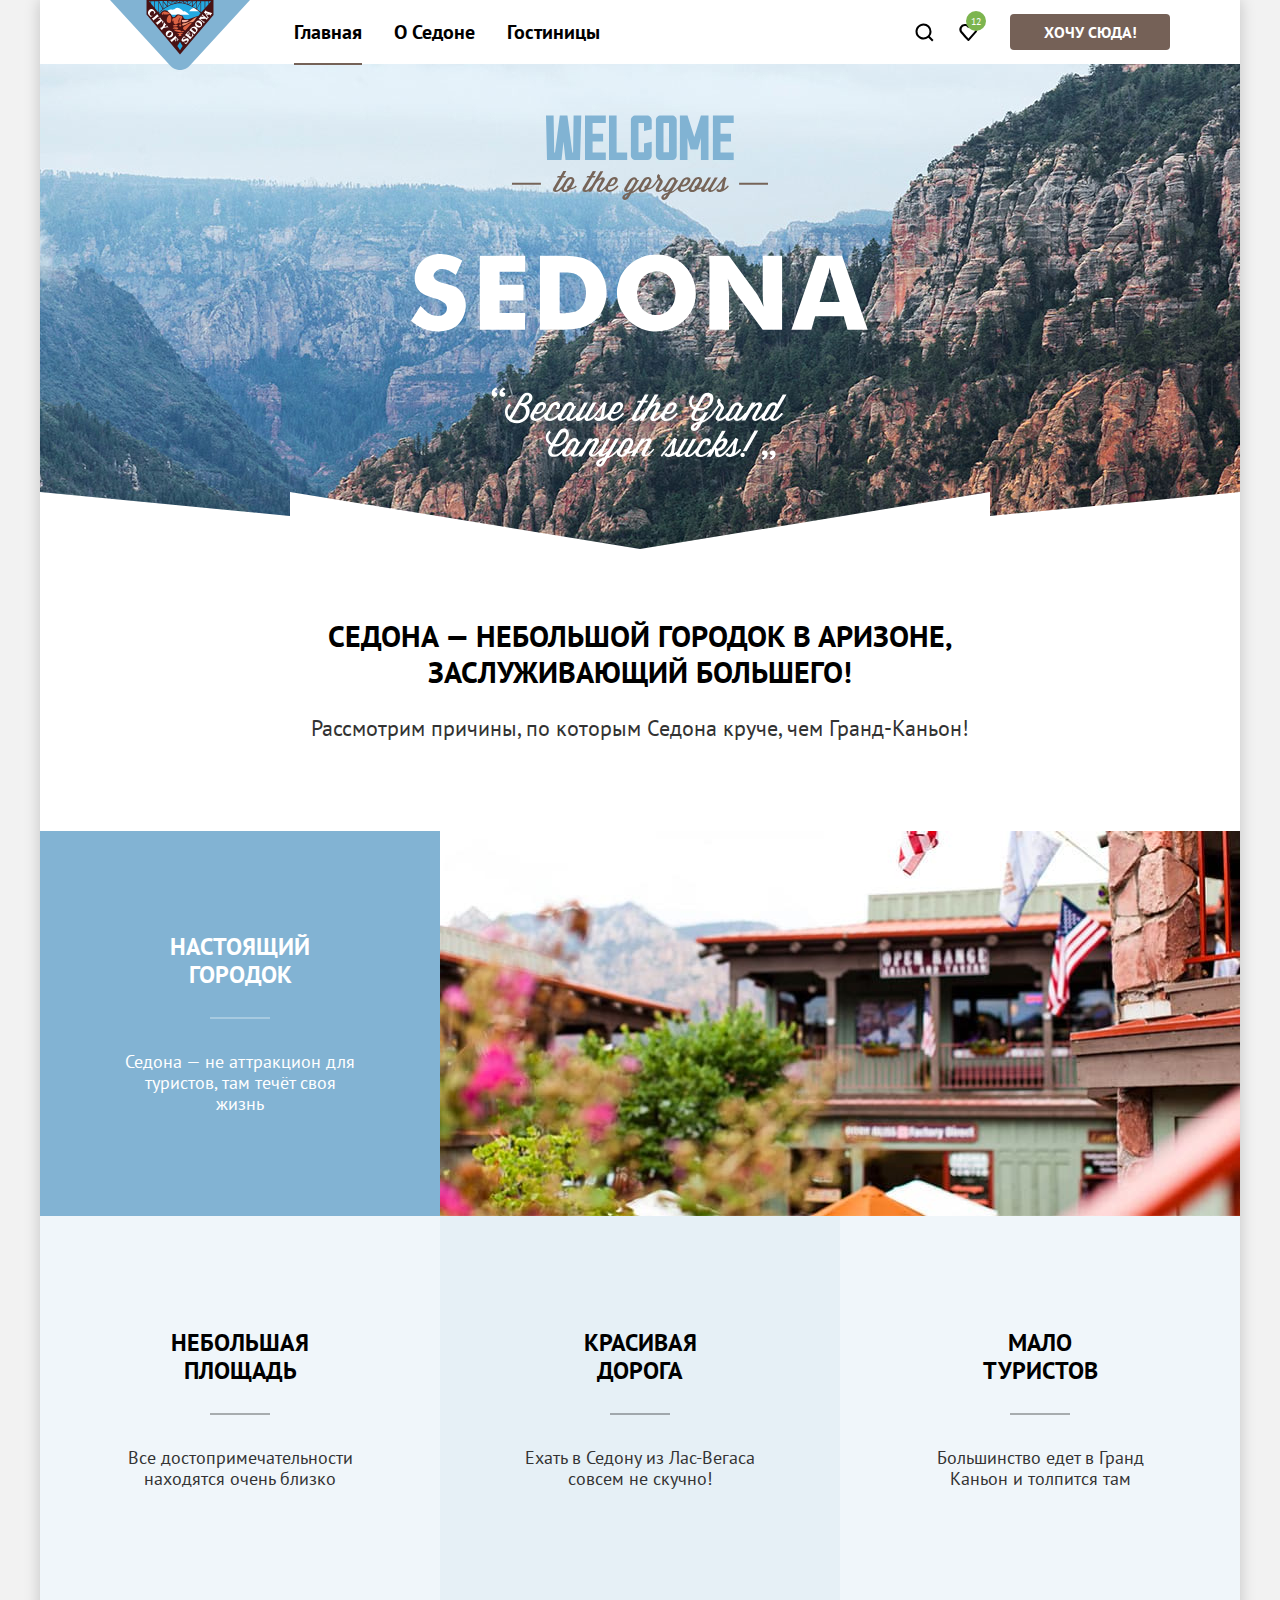
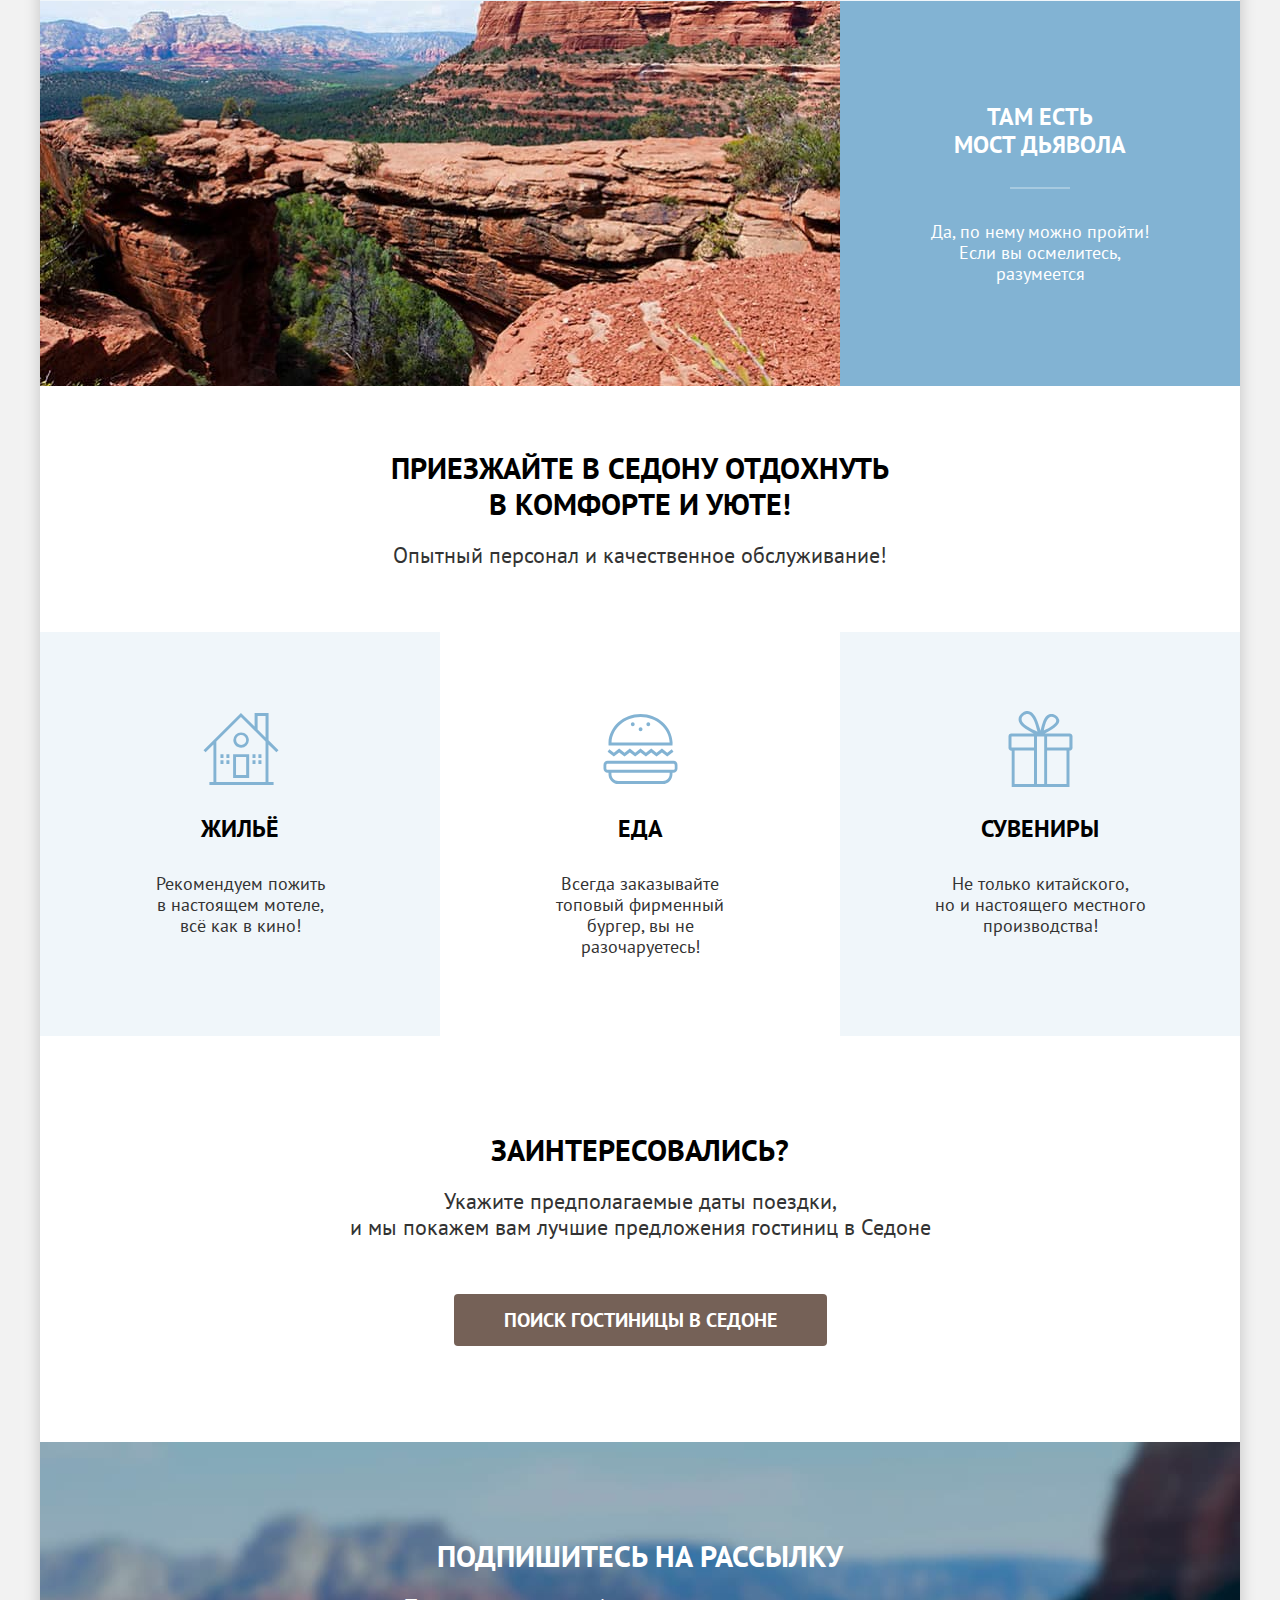
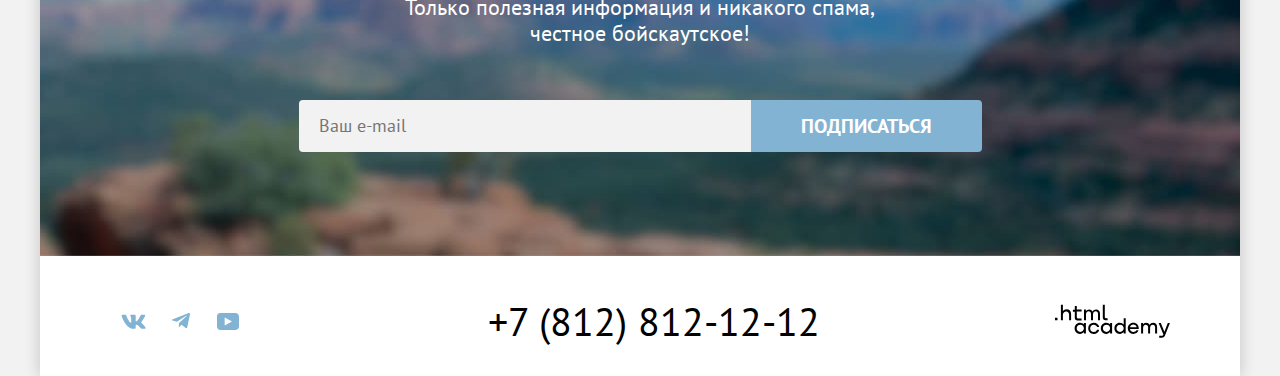
<file: index.html>
<!DOCTYPE html>
<html lang="ru">
  <head>
    <meta charset="utf-8">
    <title>HTML Academy: Седона</title>
    <link rel="stylesheet" href="styles/styles.css">
    <link rel="icon" href="favicon.ico">
    <link rel="icon" href="images/favicon.png" sizes="32x32" type="image/png">
    <link rel="icon" href="images/favicon.svg" type="image/svg+xml">
  </head>

  <body>
    <header class="page-header">
      <!--навигация по сайту-->
      <nav class="site-navigation">
        <a class="header-logo">
          <img src="images/logo.svg" width="140" height="70" alt="лого Седона.">
        </a>
        <ul class="navigation-list">
          <li class="navigation-item">
            <a class="navigation-link current-page">Главная</a>
          </li>
          <li class="navigation-item">
            <a class="navigation-link" href="#">О Седоне</a>
          </li>
          <li class="navigation-item">
            <a class="navigation-link" href="catalog.html">Гостиницы</a>
          </li>
        </ul>

        <!--пользовательское меню-->
        <ul class="user-menu-list">
          <li class="user-menu-item">
            <a class="user-menu-link" href="#">
              <span class="visually-hidden">поиск</span>
              <svg class="user-menu-icon" aria-hidden="true" focusable="false" xmlns="http://www.w3.org/2000/svg" width="20" height="20" fill="none" viewBox="0 0 20 20">
                <path fill="#000000" d="m19.5 18-3.7-3.67c1-1.3 1.7-2.98 1.7-4.87a8 8 0 0 0-8-7.96c-4.4 0-8 3.68-8 8.06a8 8 0 0 0 12.9 6.26l3.7 3.68 1.4-1.5Zm-10-2.48a6 6 0 0 1-6-5.96 6 6 0 0 1 12 0 6 6 0 0 1-6 5.96Z"/>
              </svg>
            </a>
          </li>
          <li class="user-menu-item like-number">
            <a class="user-menu-link" href="#">
              <span class="visually-hidden">избранное</span>
              <span class="user-menu-like">12</span>
              <svg class="user-menu-icon" aria-hidden="true" focusable="false" xmlns="http://www.w3.org/2000/svg" width="19" height="17" fill="none" viewBox="0 0 19 17">
                <path fill="#000000" d="M9.3 17a.9.9 0 0 1-.8-.4c-5.4-6.1-6.7-7.5-7-7.9A5.4 5.4 0 0 1 5.9 0c1.3 0 2.5.5 3.5 1.3a5.46 5.46 0 0 1 9 4.1c0 1.3-.5 2.5-1.3 3.4l-7 7.9c-.2.2-.4.3-.8.3Zm-6-9.5c.3.4 3.5 4 6.1 6.9l6.2-7c.5-.5.7-1.2.7-2 0-1.8-1.5-3.3-3.3-3.3-1 0-2 .5-2.7 1.3-.3.3-.6.4-.9.4-.3 0-.6-.2-.8-.4-.7-.8-1.7-1.3-2.7-1.3-1.8 0-3.3 1.5-3.3 3.3-.1.9.3 1.6.7 2.1-.1 0-.1 0 0 0Z"/>
              </svg>
            </a>
          </li>
        </ul>
        <button class="button-all user-menu-button" type="button">Хочу сюда!</button>
      </nav>
    </header>

    <main class="index-main">
      <!--шапка основного раздела-->
      <header class="main-header">
        <div class="background-images-wrapper">
          <img src="images/welcome.svg" width="458" height="352" alt="Sedona. Because the Grand Canyon sucks!">
        </div>
        <div class="main-header-text-wrapper">
          <h1 class="main-heading">Седона — небольшой городок в Аризоне, заслуживающий большего!</h1>
          <p class="main-header-text">Рассмотрим причины, по которым Седона круче, чем Гранд-Каньон!</p>
        </div>
      </header>

      <!--секция с преимуществами-->
      <section class="advantages">
        <h2 class="visually-hidden">Преимущества</h2>
        <ol class="advantages-list">
          <li class="advantages-item-edge">
            <div class="advantages-item-edge-text">
              <div class="advantages-item-inner-text-wrapper">
                <h3 class="advantages-heading">Настоящий городок</h3>
                <p class="advantages-text">Седона — не аттракцион для туристов, там течёт своя жизнь</p>
              </div>
            </div>
            <img src="images/photo-1.jpg" width="800" height="385" alt="Дом в горах.">
          </li>
          <li class="advantages-item">
            <div class="advantages-item-inner-text-wrapper">
              <h3 class="advantages-heading">Небольшая площадь</h3>
              <p class="advantages-text">Все достопримечательности находятся очень близко</p>
            </div>
          </li>
          <li class="advantages-item advantages-item-odd">
            <div class="advantages-item-inner-text-wrapper">
              <h3 class="advantages-heading">Красивая<br>дорога</h3>
              <p class="advantages-text">Ехать в Седону из Лас-Вегаса совсем не скучно!</p>
            </div>
          </li>
          <li class="advantages-item">
            <div class="advantages-item-inner-text-wrapper">
              <h3 class="advantages-heading">Мало<br>туристов</h3>
              <p class="advantages-text">Большинство едет в Гранд Каньон и толпится там</p>
            </div>
          </li>
          <li class="advantages-item-edge">
            <div class="advantages-item-edge-text advantages-bottom-block">
              <div class="advantages-item-inner-text-wrapper">
                <h3 class="advantages-heading">Там есть<br>мост дьявола</h3>
                <p class="advantages-text">Да, по нему можно пройти! Если вы осмелитесь, разумеется</p>
              </div>
            </div>
            <img src="images/photo-2.jpg" width="800" height="385" alt="Пейзаж с каньоном.">
          </li>
        </ol>
      </section>

      <!--секция с приглашением-->
      <section class="invite">
        <h2 class="invite-heading">Приезжайте в Седону отдохнуть в комфорте и уюте!</h2>
        <p class="invite-text">Опытный персонал и качественное обслуживание!</p>
      </section>

      <!--секция с рекомендациями-->
      <section class="recomendation">
        <h2 class="visually-hidden">Наши рекомендации</h2>
        <ul class="recomendation-list">
          <li class="recomendation-item recomendation-item-odd recomendation-icon-home">
            <h3 class="recomendation-heading">Жильё</h3>
            <p class="recomendation-text">Рекомендуем пожить<br> в настоящем мотеле,<br> всё как в кино!</p>
          </li>
          <li class="recomendation-item recomendation-icon-food">
            <h3 class="recomendation-heading">Еда</h3>
            <p class="recomendation-text">Всегда заказывайте<br> топовый фирменный бургер, вы не разочаруетесь!</p>
          </li>
          <li class="recomendation-item recomendation-item-odd recomendation-icon-gift">
            <h3 class="recomendation-heading">Сувениры</h3>
            <p class="recomendation-text">Не только китайского,<br> но и настоящего местного производства!</p>
          </li>
        </ul>
      </section>

      <!--секция поиска гостиницы-->
      <section class="hotels">
        <h2 class="visually-hidden">Поиск гостиницы</h2>
        <h3 class="hotels-heading">Заинтересовались?</h3>
        <p class="hotels-text">Укажите предполагаемые даты поездки,<br>и мы покажем вам лучшие предложения гостиниц в Седоне</p>
        <a class="button-all hotels-search-button" href="#">Поиск гостиницы в Седоне</a>
      </section>

      <!--блок подписки-->
      <aside class="subscribe">
        <h2 class="subscribe-heading">Подпишитесь на рассылку</h2>
        <p class="subscribe-text">Только полезная информация и никакого спама,<br>честное бойскаутское!</p>
        <form class="subscribe-form" action="https://echo.htmlacademy.ru/" method="post">
          <label class="visually-hidden" for="into-subscribe-email">Поле ввода е-мейл</label>
          <input class="subscribe-input" id="into-subscribe-email" type="email" placeholder="Ваш e-mail" name="subscribe-email" required>
          <button class="button-all button-subscribe" type="submit">Подписаться</button>
        </form>
      </aside>

    </main>

    <footer class="page-footer">
      <!--ссылки на соцсети-->
      <section class="footer-social">
        <h2 class="visually-hidden">Ссылки на соцсети</h2>
        <ul class="social-list">
          <li class="social-item">
            <a class="social-link" href="https://vk.com/htmlacademy">
              <span class="visually-hidden">VK</span>
              <svg class="social-link-icon" aria-hidden="true" focusable="false" xmlns="http://www.w3.org/2000/svg" width="25" height="15" viewBox="0 0 25 15" fill="none">
                <path fill="#83b3d3" fill-rule="evenodd" d="M24.12 1.8c.16-.54 0-.94-.8-.94H20.7c-.67 0-.98.34-1.15.73 0 0-1.33 3.2-3.22 5.27-.61.6-.9.8-1.23.8-.16 0-.41-.2-.41-.75v-5.1c0-.66-.19-.95-.74-.95H9.82c-.42 0-.67.3-.67.59 0 .62.95.76 1.04 2.51v3.8c0 .83-.15.98-.48.98-.9 0-3.06-3.2-4.34-6.88-.25-.72-.5-1-1.18-1H1.57c-.75 0-.9.34-.9.73 0 .68.89 4.07 4.14 8.55 2.17 3.06 5.23 4.72 8 4.72 1.68 0 1.88-.37 1.88-1v-2.32c0-.74.16-.88.7-.88.38 0 1.05.19 2.6 1.66 1.79 1.75 2.08 2.54 3.08 2.54h2.63c.75 0 1.12-.37.9-1.1-.23-.72-1.08-1.77-2.2-3.02-.62-.71-1.54-1.48-1.82-1.86-.39-.5-.28-.71 0-1.15 0 0 3.2-4.42 3.54-5.93Z" clip-rule="evenodd"/>
              </svg>
            </a>
          </li>
          <li class="social-item">
            <a class="social-link" href="https://t.me/htmlacademy">
              <span class="visually-hidden">telegram</span>
              <svg class="social-link-icon" aria-hidden="true" focusable="false" xmlns="http://www.w3.org/2000/svg" width="18" height="16" fill="none" viewBox="0 0 18 16">
                <path fill="#83b3d3" d="M16.79.1.84 6.25c-1.09.43-1.08 1.04-.2 1.31l4.1 1.28 9.47-5.98c.44-.27.85-.12.52.18L7.05 9.96l-.28 4.22c.41 0 .6-.19.83-.41l1.99-1.93 4.13 3.05c.77.42 1.31.2 1.5-.7l2.72-12.8c.28-1.12-.43-1.62-1.16-1.3Z"/>
              </svg>
            </a>
          </li>
          <li class="social-item">
            <a class="social-link" href="https://www.youtube.com/user/htmlacademyru">
              <span class="visually-hidden">youtube</span>
              <svg class="social-link-icon" aria-hidden="true" focusable="false" xmlns="http://www.w3.org/2000/svg" width="22" height="17" fill="none" viewBox="0 0 22 17">
                <path fill="#83b3d3" d="M18.6 0H3.18C1.31 0 0 1.6 0 3.4v10.1C0 15.4 1.31 17 3.17 17h15.66c1.64 0 3.17-1.6 3.17-3.4V3.4C21.78 1.6 20.47 0 18.6 0ZM7.67 12.54V4.46L15 8.5l-7.33 4.04Z"/>
              </svg>
            </a>
          </li>
        </ul>
      </section>

      <!--телефон-->
      <section class="footer-contact">
        <h2 class="visually-hidden">Телефон</h2>
        <a class="footer-telephone" href="tel:+78128121212">+7 (812) 812-12-12</a>
      </section>

      <!--логотип htmlacademy.ru-->
      <section class="footer-htmlacademy">
        <h2 class="visually-hidden">Лого htmlacademy</h2>
        <a class="htmlacademy-link" href="https://htmlacademy.ru/">
          <svg class="htmlacademy-icon" aria-hidden="true" focusable="false" xmlns="http://www.w3.org/2000/svg" width="115" height="34" fill="none" viewBox="0 0 115 34">
            <path fill="#000000" d="M0 13.72v2.6h2.5v-2.6H0Zm11.6-8.4c-1.6 0-2.8.7-3.6 1.7h-.1V.82h-2v15.5h2v-5.3c0-2.1 1.3-3.6 3.3-3.6 1.8 0 2.9 1.4 2.9 3.2v5.7h2v-6.1c.1-3-1.8-4.9-4.5-4.9Zm15 .3h-4.8v-3.7h-2v3.8h-1.9v2h1.9v6c0 1.7 1 2.7 2.7 2.7h4.1v-2h-3.7c-.7 0-1.1-.4-1.1-1.1v-5.7h4.8v-2Zm14.5-.2c-1.6 0-2.9.8-3.5 2.1h-.1c-.6-1.2-1.8-2.1-3.4-2.1-1.4 0-2.5.8-3.1 1.8h-.1v-1.6H29v10.6h2v-5.4c0-2 1-3.5 2.6-3.5 1.5 0 2.4 1 2.4 2.6v6.3h2v-5.6c0-2.4 1.4-3.3 2.6-3.3 1.5 0 2.4 1 2.4 2.6v6.3h2v-6.5c.1-2.5-1.4-4.3-3.9-4.3Zm6.7 8.1c0 1.7 1 2.7 2.8 2.7h2v-2h-1.7c-.7 0-1.1-.4-1.1-1.1V.82h-2v12.7Zm-18.9 7c-.9-1.1-2.2-1.8-3.9-1.8-3.1 0-5.4 2.3-5.4 5.6s2.3 5.6 5.4 5.6c1.8 0 3-.8 3.8-1.9h.1v1.6h2v-10.6h-2v1.5Zm-3.6 7.4c-2.2 0-3.6-1.6-3.6-3.6s1.4-3.6 3.6-3.6 3.6 1.6 3.6 3.6c0 1.9-1.4 3.6-3.6 3.6Zm18.9-5.1c-.5-2.4-2.6-4.1-5.4-4.1a5.4 5.4 0 0 0-5.6 5.6c0 3.1 2.2 5.6 5.6 5.6 2.8 0 4.9-1.8 5.4-4.2h-2.1a3.4 3.4 0 0 1-3.3 2.3c-2.2 0-3.6-1.6-3.6-3.6s1.4-3.6 3.6-3.6c1.6 0 2.8 1 3.3 2.2h2.1v-.2Zm10.9-2.3c-.9-1.1-2.2-1.8-3.9-1.8-3.1 0-5.4 2.3-5.4 5.6s2.3 5.6 5.4 5.6c1.8 0 3-.8 3.8-1.9h.1v1.6h2v-10.6h-2v1.5Zm-3.6 7.4c-2.2 0-3.6-1.6-3.6-3.6s1.4-3.6 3.6-3.6 3.6 1.6 3.6 3.6c0 1.9-1.5 3.6-3.6 3.6Zm17.2-7.3c-.9-1.1-2.2-1.9-3.9-1.9-3.1 0-5.4 2.3-5.4 5.6s2.2 5.6 5.4 5.6c1.7 0 3-.8 3.8-1.8h.1v1.5h2v-15.4h-2v6.4Zm-3.6 7.3c-2.2 0-3.6-1.6-3.6-3.6s1.4-3.6 3.6-3.6 3.6 1.6 3.6 3.6c-.1 2-1.5 3.6-3.6 3.6Zm13.2-9.2c-3.3 0-5.5 2.5-5.5 5.6 0 3 2.1 5.6 5.5 5.6 2.5 0 4.5-1.3 5.2-3.6h-2.1c-.5 1-1.6 1.6-3 1.6-1.9 0-3.3-1.3-3.4-2.9h8.8c.2-3.6-2-6.3-5.5-6.3Zm0 1.9c1.7 0 3 1 3.3 2.6h-6.5c.3-1.5 1.5-2.6 3.2-2.6Zm19.9-1.9c-1.6 0-2.9.8-3.6 2h-.1c-.6-1.2-1.8-2-3.4-2-1.4 0-2.5.7-3.1 1.8v-1.5h-1.9v10.6h2v-5.4c0-2 1-3.4 2.6-3.5 1.5 0 2.4 1 2.4 2.6v6.3h2v-5.6c0-2.4 1.4-3.3 2.6-3.3 1.5 0 2.4 1 2.4 2.6v6.3h2v-6.5c.1-2.6-1.4-4.4-3.9-4.4Zm11.2 9.1-3.6-8.9h-2.2l4.8 11.6c-.3.9-.7 1.2-1.7 1.2h-2.5v2h2.5c1.8 0 2.8-.8 3.5-2.6l4.7-12.2h-2.1l-3.4 8.9Z"/>
          </svg>
        </a>
      </section>

    </footer>

    <!--модальное окно-->
    <div class="modal-container modal-hidden">
      <div class="modal-search-block">
        <!--кнопка закрытия окна-->
        <button class="close-modal" type="button">
          <span class="visually-hidden">Закрыть</span>
          <svg xmlns="http://www.w3.org/2000/svg" width="14" height="14" viewBox="0 0 14 14" fill="none">
            <path d="M14 1.29231L12.7077 0L7 5.70769L1.29231 0L0 1.29231L5.70769 7L0 12.7077L1.29231 14L7 8.29231L12.7077 14L14 12.7077L8.29231 7L14 1.29231Z" fill="#000000"/>
          </svg>
        </button>

        <section class="modal-content">
          <h2 class="modal-heading">Поиск гостиницы в Седоне</h2>
          <form class="modal-search-form" action="https://echo.htmlacademy.ru/" method="get">

            <label class="modal-form-label date-in" for="modal-date-in">Дата заезда:</label>
            <div  class="modal-input-wrapper-in">
              <input class="modal-date-input date-in" id="modal-date-in" name="visit-date-in" type="text" placeholder="Укажите дату" required>
              <button class="calendar-button" type="button">
                <svg xmlns="http://www.w3.org/2000/svg" width="16" height="15" fill="none" viewBox="0 0 16 15">
                  <g fill="#000"><path d="M5.75 10c.3 0 .5-.2.5-.5s-.2-.5-.5-.5-.5.2-.5.5.2.5.5.5Z"/><path d="M15 2h-2V0h-1v2H4V0H3v2H1c-.6 0-1 .4-1 1v11c0 .5.4 1 1 1h14c.5 0 1-.5 1-1V3c0-.6-.5-1-1-1Zm0 12H1V7h14v7ZM1 6V3h2v2h1V3h8v2h1V3h2v3H1Z"/><path d="M8 10c.3 0 .5-.2.5-.5S8.3 9 8 9s-.5.2-.5.5.2.5.5.5ZM10.25 10c.3 0 .5-.2.5-.5s-.2-.5-.5-.5-.5.2-.5.5.2.5.5.5ZM5.75 11c-.3 0-.5.2-.5.5s.2.5.5.5.5-.2.5-.5-.2-.5-.5-.5ZM3.5 10c.3 0 .5-.2.5-.5S3.8 9 3.5 9s-.5.2-.5.5.2.5.5.5ZM3.5 11c-.3 0-.5.2-.5.5s.2.5.5.5.5-.2.5-.5-.2-.5-.5-.5ZM8 11c-.3 0-.5.2-.5.5s.2.5.5.5.5-.2.5-.5-.2-.5-.5-.5ZM10.25 11c-.3 0-.5.2-.5.5s.2.5.5.5.5-.2.5-.5-.2-.5-.5-.5ZM12.5 10c.3 0 .5-.2.5-.5s-.2-.5-.5-.5-.5.2-.5.5.2.5.5.5ZM12.5 11c-.3 0-.5.2-.5.5s.2.5.5.5.5-.2.5-.5-.2-.5-.5-.5Z"/></g>
                </svg>
              </button>
              <div class="date-in-messages-wrapper">
                <span class="modal-date-message error-message">Мы не можем отправить вас в прошлое.</span>
                <span class="modal-date-message warning-message message-hidden">На эти даты есть свободные номера. Пока есть.</span>
              </div>
            </div>

            <label class="modal-form-label date-out" for="modal-date-out">Дата выезда:</label>
            <div class="modal-input-wrapper-out">
              <input class="modal-date-input date-out" id="modal-date-out" name="visit-date-out" type="text" placeholder="Укажите дату" required>
              <button class="calendar-button" type="button">
                <svg xmlns="http://www.w3.org/2000/svg" width="16" height="15" fill="none" viewBox="0 0 16 15">
                  <g fill="#000"><path d="M5.75 10c.3 0 .5-.2.5-.5s-.2-.5-.5-.5-.5.2-.5.5.2.5.5.5Z"/><path d="M15 2h-2V0h-1v2H4V0H3v2H1c-.6 0-1 .4-1 1v11c0 .5.4 1 1 1h14c.5 0 1-.5 1-1V3c0-.6-.5-1-1-1Zm0 12H1V7h14v7ZM1 6V3h2v2h1V3h8v2h1V3h2v3H1Z"/><path d="M8 10c.3 0 .5-.2.5-.5S8.3 9 8 9s-.5.2-.5.5.2.5.5.5ZM10.25 10c.3 0 .5-.2.5-.5s-.2-.5-.5-.5-.5.2-.5.5.2.5.5.5ZM5.75 11c-.3 0-.5.2-.5.5s.2.5.5.5.5-.2.5-.5-.2-.5-.5-.5ZM3.5 10c.3 0 .5-.2.5-.5S3.8 9 3.5 9s-.5.2-.5.5.2.5.5.5ZM3.5 11c-.3 0-.5.2-.5.5s.2.5.5.5.5-.2.5-.5-.2-.5-.5-.5ZM8 11c-.3 0-.5.2-.5.5s.2.5.5.5.5-.2.5-.5-.2-.5-.5-.5ZM10.25 11c-.3 0-.5.2-.5.5s.2.5.5.5.5-.2.5-.5-.2-.5-.5-.5ZM12.5 10c.3 0 .5-.2.5-.5s-.2-.5-.5-.5-.5.2-.5.5.2.5.5.5ZM12.5 11c-.3 0-.5.2-.5.5s.2.5.5.5.5-.2.5-.5-.2-.5-.5-.5Z"/></g>
                </svg>
              </button>
              <div class="date-out-messages-wrapper">
                <span class="modal-date-message error-message message-hidden">Мы не можем отправить вас в прошлое.</span>
                <span class="modal-date-message warning-message">На эти даты есть свободные номера. Пока есть.</span>
              </div>
            </div>

            <label class="modal-form-label num-adult" for="modal-num-adult">Взрослые:</label>
            <div class="number-input-wrapper first-element">
              <button class="button-num-minus" type="button">
                <svg xmlns="http://www.w3.org/2000/svg" width="14" height="2" fill="none" viewBox="0 0 14 2">
                  <path fill="#000" d="M0 0v2h14V0H0Z"/>
                </svg>
                <span class="visually-hidden">убавить</span>
              </button>
              <input class="number-input num-adult" id="modal-num-adult" name="visit-number-adult" type="number" value="2" min="0" required>
              <button class="button-num-plus" type="button">
                <svg xmlns="http://www.w3.org/2000/svg" width="14" height="14" fill="none" viewBox="0 0 14 14">
                  <path fill="#000" d="M14 6H8V0H6v6H0v2h6v6h2V8h6V6Z"/>
                </svg>
                <span class="visually-hidden">добавить</span>
              </button>
            </div>

            <label class="modal-form-label num-child" for="modal-num-child">
              <span class="num-child-text">Дети:</span>
            </label>
            <div class="number-input-wrapper last-element">
              <button class="modal-tooltip-button" aria-labelledby="tooltip-label-date" type="button">
                <svg xmlns="http://www.w3.org/2000/svg" width="2" height="12" fill="none" viewBox="0 0 2 12">
                  <path fill="#fff" fill-rule="evenodd" d="M0 0h2v2H0V0Zm2 12H0V3h2v9Z" clip-rule="evenodd"/>
                </svg>
                <span class="modal-tooltip" role="tooltip" id="tooltip-label-date">Укажите количество детей, которые будут с вами, возраст которых от 6 до 18 лет. Дети до 6 лет размещаются бесплатно.</span>
              </button>
              <button class="button-num-minus" type="button">
                <svg xmlns="http://www.w3.org/2000/svg" width="14" height="2" fill="none" viewBox="0 0 14 2">
                  <path fill="#000" d="M0 0v2h14V0H0Z"/>
                </svg>
                <span class="visually-hidden">убавить</span>
              </button>
              <input class="number-input num-child" id="modal-num-child" name="visit-number-child" type="number" value="2" min="0" required>
              <button class="button-num-plus" type="button">
                <svg xmlns="http://www.w3.org/2000/svg" width="14" height="14" fill="none" viewBox="0 0 14 14">
                  <path fill="#000" d="M14 6H8V0H6v6H0v2h6v6h2V8h6V6Z"/>
                </svg>
                <span class="visually-hidden">добавить</span>
              </button>
            </div>

            <button class="modal-form-button button-all" type="submit">Найти</button>
          </form>
        </section>
      </div>

    </div>

    <script src="js/script.js"></script>
  </body>
</html>
</file>
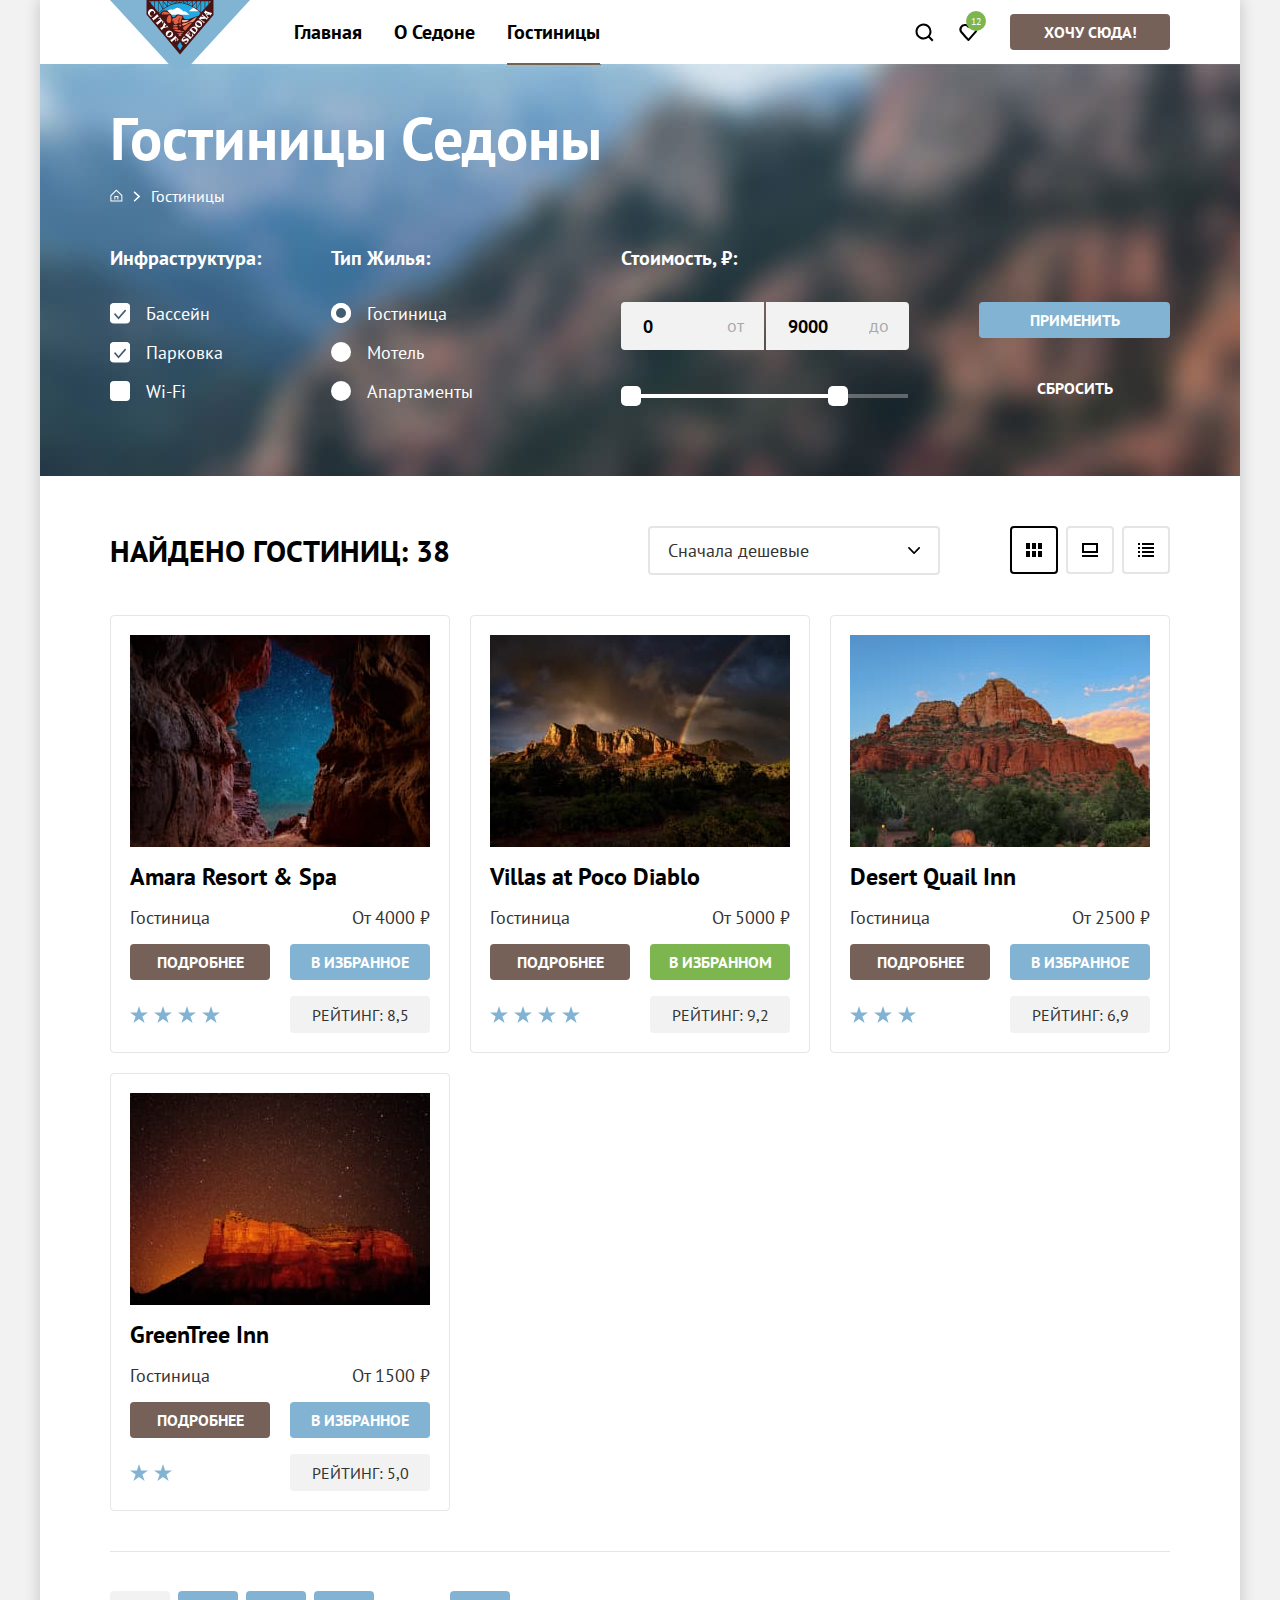
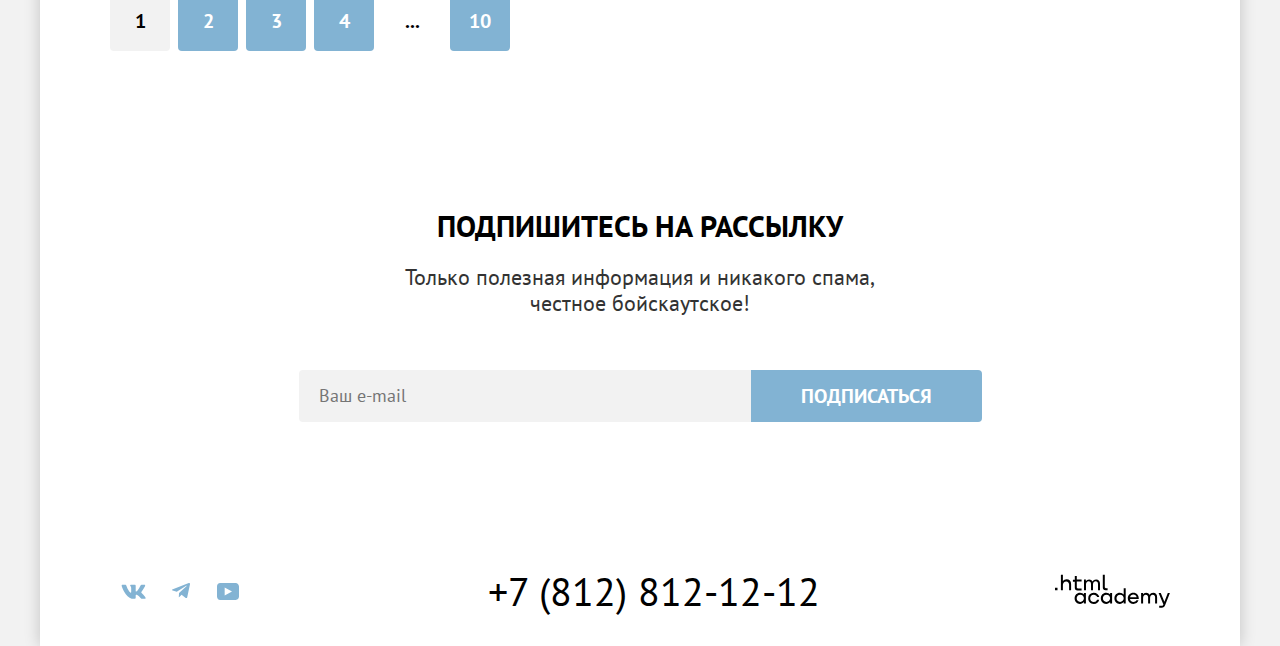
<file: catalog.html>
<!DOCTYPE html>
<html lang="ru">
  <head>
    <meta charset="utf-8">
    <title>HTML Academy: Седона</title>
    <link rel="stylesheet" href="styles/styles.css">
    <link rel="icon" href="favicon.ico">
    <link rel="icon" href="images/favicon.svg" type="image/svg+xml">
    <link rel="icon" href="images/favicon.png" sizes="32x32" type="image/png">
  </head>

  <body>
    <header class="page-header">
      <!--навигация по сайту-->
      <nav class="site-navigation">
        <a class="header-logo" href="index.html">
          <img src="images/logo.svg" width="140" height="70" alt="лого Седона.">
        </a>
        <ul class="navigation-list">
          <li class="navigation-item">
            <a class="navigation-link" href="index.html">Главная</a>
          </li>
          <li class="navigation-item">
            <a class="navigation-link" href="#">О Седоне</a>
          </li>
          <li class="navigation-item">
            <a class="navigation-link current-page">Гостиницы</a>
          </li>
        </ul>

        <!--пользовательское меню-->
        <ul class="user-menu-list">
          <li class="user-menu-item">
            <a class="user-menu-link" href="#">
              <span class="visually-hidden">поиск</span>
              <svg class="user-menu-icon" aria-hidden="true" focusable="false" xmlns="http://www.w3.org/2000/svg" width="20" height="20" fill="none" viewBox="0 0 20 20">
                <path fill="#000000" d="m19.5 18-3.7-3.67c1-1.3 1.7-2.98 1.7-4.87a8 8 0 0 0-8-7.96c-4.4 0-8 3.68-8 8.06a8 8 0 0 0 12.9 6.26l3.7 3.68 1.4-1.5Zm-10-2.48a6 6 0 0 1-6-5.96 6 6 0 0 1 12 0 6 6 0 0 1-6 5.96Z"/>
              </svg>
            </a>
          </li>
          <li class="user-menu-item like-number">
            <a class="user-menu-link" href="#">
              <span class="visually-hidden">избранное</span>
              <span class="user-menu-like">12</span>
              <svg class="user-menu-icon" aria-hidden="true" focusable="false" xmlns="http://www.w3.org/2000/svg" width="19" height="17" fill="none" viewBox="0 0 19 17">
                <path fill="#000000" d="M9.3 17a.9.9 0 0 1-.8-.4c-5.4-6.1-6.7-7.5-7-7.9A5.4 5.4 0 0 1 5.9 0c1.3 0 2.5.5 3.5 1.3a5.46 5.46 0 0 1 9 4.1c0 1.3-.5 2.5-1.3 3.4l-7 7.9c-.2.2-.4.3-.8.3Zm-6-9.5c.3.4 3.5 4 6.1 6.9l6.2-7c.5-.5.7-1.2.7-2 0-1.8-1.5-3.3-3.3-3.3-1 0-2 .5-2.7 1.3-.3.3-.6.4-.9.4-.3 0-.6-.2-.8-.4-.7-.8-1.7-1.3-2.7-1.3-1.8 0-3.3 1.5-3.3 3.3-.1.9.3 1.6.7 2.1-.1 0-.1 0 0 0Z"/>
              </svg>
            </a>
          </li>
        </ul>
        <button class="button-all user-menu-button" type="button">Хочу сюда!</button>
      </nav>
    </header>

    <main class="catalog-main">
      <!--шапка страницы каталога-->
      <header class="catalog-header">
        <h1 class="catalog-heading">Гостиницы Седоны</h1>
        <ul class="breadcrumbs-list">
          <li class="breadcrumbs-item">
            <a class="breadcrumbs-link" href="index.html">
              <span class="visually-hidden">главная</span>
              <svg class="breadcrumbs-icon" aria-hidden="true" focusable="false" xmlns="http://www.w3.org/2000/svg" width="13" height="13" fill="none" viewBox="0 0 13 13">
                <g fill="#ffffff"><path d="m6.37.5-6 5.8v6.2h12V6.3l-6-5.8Zm5 11h-10V6.7l5-4.8 5 4.8v4.8Z"/><path d="M4.37 10.5h1V8h2v2.5h1V7h-4v3.5Z"/></g>
              </svg>
            </a>
          </li>
          <li class="breadcrumbs-item">
            <a class="breadcrumbs-link">Гостиницы</a>
          </li>
        </ul>

        <!--секция фильтров-->
        <section class="filters-catalog">
          <h2 class="visually-hidden">Фильтры гостиниц</h2>
          <form class="filters-catalog-form" action="https://echo.htmlacademy.ru/" method="get">
            <!--чекбоксы инфраструктуры-->
            <h3 class="filters-catalog-title filters-infrustructure-title" aria-hidden="true">Инфраструктура:</h3>
            <fieldset class="filters-catalog-group filters-catalog-group-infrastructure">
              <legend class="filters-catalog-title visually-hidden">Инфраструктура:</legend>
              <ul class="filters-catalog-list">
                <li class="filters-catalog-item">
                  <label class="control-checkbox">
                    <input class="control-input-checkbox visually-hidden" type="checkbox" name="pond" checked>
                    <span class="control-checkbox-alt">
                      <svg xmlns="http://www.w3.org/2000/svg" width="20" height="21" fill="none" viewBox="0 0 20 21">
                        <rect width="20" height="20" y=".5" fill="#fff" rx="4"/><path fill="#3F5E72" d="m15 6.5-6.5 7.4L5.1 10 4 11.2l4.5 5.2 7.7-8.6L15 6.5Z"/>
                      </svg>
                    </span>
                    Бассейн
                  </label>
                </li>
                <li class="filters-catalog-item">
                  <label class="control-checkbox">
                    <input class="control-input-checkbox visually-hidden" type="checkbox" name="parking" checked>
                    <span class="control-checkbox-alt">
                      <svg xmlns="http://www.w3.org/2000/svg" width="20" height="21" fill="none" viewBox="0 0 20 21">
                        <rect width="20" height="20" y=".5" fill="#fff" rx="4"/><path fill="#3F5E72" d="m15 6.5-6.5 7.4L5.1 10 4 11.2l4.5 5.2 7.7-8.6L15 6.5Z"/>
                      </svg>
                    </span>
                    Парковка
                  </label>
                </li>
                <li class="filters-catalog-item">
                  <label class="control-checkbox">
                    <input class="control-input-checkbox visually-hidden" type="checkbox" name="wifi">
                    <span class="control-checkbox-alt">
                      <svg xmlns="http://www.w3.org/2000/svg" width="20" height="21" fill="none" viewBox="0 0 20 21">
                        <rect width="20" height="20" y=".5" fill="#fff" rx="4"/><path fill="#3F5E72" d="m15 6.5-6.5 7.4L5.1 10 4 11.2l4.5 5.2 7.7-8.6L15 6.5Z"/>
                      </svg>
                    </span>
                    Wi-Fi
                  </label>
                </li>
              </ul>
            </fieldset>

            <!--радиокнопки типа жилья-->
            <h3 class="filters-catalog-title filters-type-title" aria-hidden="true">Тип жилья:</h3>
            <fieldset class="filters-catalog-group filters-catalog-group-type">
              <legend class="filters-catalog-title visually-hidden">Тип жилья:</legend>
              <ul class="filters-catalog-list">
                <li class="filters-catalog-item">
                  <label class="control-checkbox">
                    <input class="control-input-radio visually-hidden" type="radio" name="hotel-type" value="hotel" checked>
                    <span class="control-radio-alt">
                      <svg xmlns="http://www.w3.org/2000/svg" width="20" height="20" fill="none" viewBox="0 0 20 20">
                        <circle cx="10" cy="10" r="10" fill="#fff"/><path fill="#3F5E72" d="M5 10a5 5 0 1 1 10 0 5 5 0 0 1-10 0Z"/>
                      </svg>
                    </span>
                    Гостиница
                  </label>
                </li>
                <li class="filters-catalog-item">
                  <label class="control-checkbox">
                    <input class="control-input-radio visually-hidden" type="radio" name="hotel-type" value="motel">
                    <span class="control-radio-alt">
                      <svg xmlns="http://www.w3.org/2000/svg" width="20" height="20" fill="none" viewBox="0 0 20 20">
                        <circle cx="10" cy="10" r="10" fill="#fff"/><path fill="#3F5E72" d="M5 10a5 5 0 1 1 10 0 5 5 0 0 1-10 0Z"/>
                      </svg>
                    </span>
                    Мотель
                  </label>
                </li>
                <li class="filters-catalog-item">
                  <label class="control-checkbox">
                    <input class="control-input-radio visually-hidden" type="radio" name="hotel-type" value="apartment">
                    <span class="control-radio-alt">
                      <svg xmlns="http://www.w3.org/2000/svg" width="20" height="20" fill="none" viewBox="0 0 20 20">
                        <circle cx="10" cy="10" r="10" fill="#fff"/><path fill="#3F5E72" d="M5 10a5 5 0 1 1 10 0 5 5 0 0 1-10 0Z"/>
                      </svg>
                    </span>
                    Апартаменты
                  </label>
                </li>
              </ul>
            </fieldset>

            <!--диапазон цены-->
            <h3 class="filters-catalog-title filters-price-title" aria-hidden="true">Стоимость, ₽:</h3>
            <fieldset class="filters-catalog-group filters-catalog-group-price">
              <legend class="filters-catalog-title visually-hidden">Стоимость, ₽:</legend>
              <div class="price-textfield-wrapper">
                <label for="price-start" class="filters-catalog-control price-start"></label>
                <input class="control-input price-field" id="price-start" type="number" name="start-price" min="0" placeholder="0" required>
                <label for="price-end" class="filters-catalog-control price-end"></label>
                <input class="control-input price-field" id="price-end" type="number" name="end-price" min="0" placeholder="9000" required>
              </div>
              <!--слайдер цены-->
              <div class="price-range-slider">
                <div class="price-min-max" style="left: 0;
                right: 60px;">
                  <button class="price-toggle price-min" type="button">
                    <span class="visually-hidden">минимальная цена</span>
                  </button>
                  <button class="price-toggle price-max" type="button">
                    <span class="visually-hidden">максимальная цена</span>
                  </button>
                </div>
              </div>
            </fieldset>

            <!--отправка и сброс-->
            <div class="filters-button-wrapper">
              <button class="button-all button-filters" type="submit">Применить</button>
              <button class="button-all button-reset" type="reset">Сбросить</button>
            </div>
          </form>
        </section>
      </header>

      <div class="catalog-hotels-wrapper">
        <!--секция сортировки-->
        <section class="catalog-sorting">
          <h2 class="visually-hidden">Сортировка каталога</h2>
          <p class="sorting-results">Найдено гостиниц: 38</p>

          <select class="sorting-select" name="sorting-select" aria-label="Сортировка">
            <option class="sorting-option" value="cheap">Сначала дешевые</option>
            <option class="sorting-option" value="expensive">Сначала дорогие</option>
            <option class="sorting-option" value="popular">Сначала популярные</option>
          </select>

          <ul class="catalog-display-list">
            <li class="catalog-display-item">
              <a class="catalog-display-button catalog-display-current" href="#">
                <span class="visually-hidden">Таблица</span>
                <svg class="catalog-display-icon" aria-hidden="true" focusable="false" xmlns="http://www.w3.org/2000/svg" width="16" height="14" fill="none" viewBox="0 0 16 14">
                  <g fill="#000000"><path d="M4 0H0v6h4V0ZM16 0h-4v6h4V0ZM10 0H6v6h4V0ZM4 8H0v6h4V8ZM16 8h-4v6h4V8ZM10 8H6v6h4V8Z"/></g>
                </svg>
              </a>
            </li>
            <li class="catalog-display-item">
              <a class="catalog-display-button" href="#">
                <span class="visually-hidden">Слайдер</span>
                <svg class="catalog-display-icon" aria-hidden="true" focusable="false" xmlns="http://www.w3.org/2000/svg" width="16" height="14" fill="none" viewBox="0 0 16 14">
                  <g fill="#000000"><path d="M16 12H0v2h16v-2ZM14 2v6H2V2h12Zm2-2H0v10h16V0Z"/></g>
                </svg>
              </a>
            </li>
            <li class="catalog-display-item">
              <a class="catalog-display-button" href="#">
                <span class="visually-hidden">Список</span>
                <svg class="catalog-display-icon" aria-hidden="true" focusable="false" xmlns="http://www.w3.org/2000/svg" width="16" height="14" fill="none" viewBox="0 0 16 14">
                  <g fill="#000000"><path d="M2 0H0v2h2V0ZM16 0H4v2h12V0ZM2 4H0v2h2V4ZM16 4H4v2h12V4ZM2 8H0v2h2V8ZM16 8H4v2h12V8ZM2 12H0v2h2v-2ZM16 12H4v2h12v-2Z"/></g>
                </svg>
              </a>
            </li>
          </ul>
        </section>

        <!--карточки гостиниц-->
        <section class="hotels-cards">
          <h2 class="visually-hidden">Каталог гостиниц</h2>
          <ul class="hotels-cards-list">
            <li class="hotels-cards-item">
              <a class="hotels-cards-link" href="#">
                <img class="hotel-card-image" src="images/hotel-1.jpg" width="300" height="212" alt="">
                <h3 class="hotel-card-heading">Amara Resort & Spa</h3>
              </a>
                <p class="hotel-type">Гостиница</p>
                <p class="hotel-price">От 4000 ₽</p>
                <a class="hotel-card-link" href="#">подробнее</a>
                <button class="button-like" type="button">в избранное</button>
                <div class="rating-stars four-stars"></div>
                <p class="button-rating">Рейтинг: 8,5</p>
            </li>
            <li class="hotels-cards-item">
              <a class="hotels-cards-link" href="#">
                <img class="hotel-card-image" src="images/hotel-2.jpg" width="300" height="212" alt="">
                <h3 class="hotel-card-heading">Villas at Poco Diablo</h3>
              </a>
                <p class="hotel-type">Гостиница</p>
                <p class="hotel-price">От 5000 ₽</p>
                <a class="hotel-card-link" href="#">подробнее</a>
                <button class="button-like button-favourites" type="button">в избранном</button>
                <div class="rating-stars four-stars"></div>
                <p class="button-rating">Рейтинг: 9,2</p>
            </li>
            <li class="hotels-cards-item">
              <a class="hotels-cards-link" href="#">
                <img class="hotel-card-image" src="images/hotel-3.jpg" width="300" height="212" alt="">
                <h3 class="hotel-card-heading">Desert Quail Inn</h3>
              </a>
                <p class="hotel-type">Гостиница</p>
                <p class="hotel-price">От 2500 ₽</p>
                <a class="hotel-card-link" href="#">подробнее</a>
                <button class="button-like" type="button">в избранное</button>
                <div class="rating-stars three-stars"></div>
                <p class="button-rating">Рейтинг: 6,9</p>
            </li>
            <li class="hotels-cards-item">
              <a class="hotels-cards-link" href="#">
                <img class="hotel-card-image" src="images/hotel-4.jpg" width="300" height="212" alt="">
                <h3 class="hotel-card-heading">GreenTree Inn</h3>
              </a>
                <p class="hotel-type">Гостиница</p>
                <p class="hotel-price">От 1500 ₽</p>
                <a class="hotel-card-link" href="#">подробнее</a>
                <button class="button-like" type="button">в избранное</button>
                <div class="rating-stars two-stars"></div>
                <p class="button-rating">Рейтинг: 5,0</p>
            </li>
          </ul>
        </section>

        <!--пагинация-->
        <ul class="catalog-pagination-list">
          <li class="catalog-pagination-item">
            <a class="catalog-pagination-link link-disabled">1</a>
          </li>
          <li class="catalog-pagination-item">
            <a class="catalog-pagination-link" href="#">2</a>
          </li>
          <li class="catalog-pagination-item">
            <a class="catalog-pagination-link" href="#">3</a>
          </li>
          <li class="catalog-pagination-item">
            <a class="catalog-pagination-link" href="#">4</a>
          </li>
          <li class="catalog-pagination-item catalog-pagination-item-null">
            <a class="catalog-pagination-link button-null" href="#">...</a>
          </li>
          <li class="catalog-pagination-item">
            <a class="catalog-pagination-link" href="#">10</a>
          </li>
        </ul>
      </div>

      <!--блок подписки-->
      <aside class="subscribe-catalog-page">
        <h2 class="subscribe-heading">Подпишитесь на рассылку</h2>
        <p class="subscribe-text">Только полезная информация и никакого спама,<br>честное бойскаутское!</p>
        <form class="subscribe-form" action="https://echo.htmlacademy.ru/" method="post">
          <label class="visually-hidden" for="into-subscribe-email">Поле ввода е-мейл</label>
          <input class="subscribe-input" id="into-subscribe-email" type="email" placeholder="Ваш e-mail" name="subscribe-email" required>
          <button class="button-all button-subscribe" type="submit">Подписаться</button>
        </form>
      </aside>
    </main>

    <footer class="page-footer">
      <!--ссылки на соцсети-->
      <section class="footer-social">
        <h2 class="visually-hidden">Ссылки на соцсети</h2>
        <ul class="social-list">
          <li class="social-item">
            <a class="social-link" href="https://vk.com/htmlacademy">
              <span class="visually-hidden">VK</span>
              <svg class="social-link-icon" aria-hidden="true" focusable="false" xmlns="http://www.w3.org/2000/svg" width="25" height="15" viewBox="0 0 25 15" fill="none">
                <path fill="#83b3d3" fill-rule="evenodd" d="M24.12 1.8c.16-.54 0-.94-.8-.94H20.7c-.67 0-.98.34-1.15.73 0 0-1.33 3.2-3.22 5.27-.61.6-.9.8-1.23.8-.16 0-.41-.2-.41-.75v-5.1c0-.66-.19-.95-.74-.95H9.82c-.42 0-.67.3-.67.59 0 .62.95.76 1.04 2.51v3.8c0 .83-.15.98-.48.98-.9 0-3.06-3.2-4.34-6.88-.25-.72-.5-1-1.18-1H1.57c-.75 0-.9.34-.9.73 0 .68.89 4.07 4.14 8.55 2.17 3.06 5.23 4.72 8 4.72 1.68 0 1.88-.37 1.88-1v-2.32c0-.74.16-.88.7-.88.38 0 1.05.19 2.6 1.66 1.79 1.75 2.08 2.54 3.08 2.54h2.63c.75 0 1.12-.37.9-1.1-.23-.72-1.08-1.77-2.2-3.02-.62-.71-1.54-1.48-1.82-1.86-.39-.5-.28-.71 0-1.15 0 0 3.2-4.42 3.54-5.93Z" clip-rule="evenodd"/>
              </svg>
            </a>
          </li>
          <li class="social-item">
            <a class="social-link" href="https://t.me/htmlacademy">
              <span class="visually-hidden">telegram</span>
              <svg class="social-link-icon" aria-hidden="true" focusable="false" xmlns="http://www.w3.org/2000/svg" width="18" height="16" fill="none" viewBox="0 0 18 16">
                <path fill="#83b3d3" d="M16.79.1.84 6.25c-1.09.43-1.08 1.04-.2 1.31l4.1 1.28 9.47-5.98c.44-.27.85-.12.52.18L7.05 9.96l-.28 4.22c.41 0 .6-.19.83-.41l1.99-1.93 4.13 3.05c.77.42 1.31.2 1.5-.7l2.72-12.8c.28-1.12-.43-1.62-1.16-1.3Z"/>
              </svg>
            </a>
          </li>
          <li class="social-item">
            <a class="social-link" href="https://www.youtube.com/user/htmlacademyru">
              <span class="visually-hidden">youtube</span>
              <svg class="social-link-icon" aria-hidden="true" focusable="false" xmlns="http://www.w3.org/2000/svg" width="22" height="17" fill="none" viewBox="0 0 22 17">
                <path fill="#83b3d3" d="M18.6 0H3.18C1.31 0 0 1.6 0 3.4v10.1C0 15.4 1.31 17 3.17 17h15.66c1.64 0 3.17-1.6 3.17-3.4V3.4C21.78 1.6 20.47 0 18.6 0ZM7.67 12.54V4.46L15 8.5l-7.33 4.04Z"/>
              </svg>
            </a>
          </li>
        </ul>
      </section>

      <!--телефон-->
      <section class="footer-contact">
        <h2 class="visually-hidden">Телефон</h2>
        <a class="footer-telephone" href="tel:+78128121212">+7 (812) 812-12-12</a>
      </section>

      <!--логотип htmlacademy.ru-->
      <section class="footer-htmlacademy">
        <h2 class="visually-hidden">Лого htmlacademy</h2>
        <a class="htmlacademy-link" href="https://htmlacademy.ru/">
          <svg class="htmlacademy-icon" aria-hidden="true" focusable="false" xmlns="http://www.w3.org/2000/svg" width="115" height="34" fill="none" viewBox="0 0 115 34">
            <path fill="#000000" d="M0 13.72v2.6h2.5v-2.6H0Zm11.6-8.4c-1.6 0-2.8.7-3.6 1.7h-.1V.82h-2v15.5h2v-5.3c0-2.1 1.3-3.6 3.3-3.6 1.8 0 2.9 1.4 2.9 3.2v5.7h2v-6.1c.1-3-1.8-4.9-4.5-4.9Zm15 .3h-4.8v-3.7h-2v3.8h-1.9v2h1.9v6c0 1.7 1 2.7 2.7 2.7h4.1v-2h-3.7c-.7 0-1.1-.4-1.1-1.1v-5.7h4.8v-2Zm14.5-.2c-1.6 0-2.9.8-3.5 2.1h-.1c-.6-1.2-1.8-2.1-3.4-2.1-1.4 0-2.5.8-3.1 1.8h-.1v-1.6H29v10.6h2v-5.4c0-2 1-3.5 2.6-3.5 1.5 0 2.4 1 2.4 2.6v6.3h2v-5.6c0-2.4 1.4-3.3 2.6-3.3 1.5 0 2.4 1 2.4 2.6v6.3h2v-6.5c.1-2.5-1.4-4.3-3.9-4.3Zm6.7 8.1c0 1.7 1 2.7 2.8 2.7h2v-2h-1.7c-.7 0-1.1-.4-1.1-1.1V.82h-2v12.7Zm-18.9 7c-.9-1.1-2.2-1.8-3.9-1.8-3.1 0-5.4 2.3-5.4 5.6s2.3 5.6 5.4 5.6c1.8 0 3-.8 3.8-1.9h.1v1.6h2v-10.6h-2v1.5Zm-3.6 7.4c-2.2 0-3.6-1.6-3.6-3.6s1.4-3.6 3.6-3.6 3.6 1.6 3.6 3.6c0 1.9-1.4 3.6-3.6 3.6Zm18.9-5.1c-.5-2.4-2.6-4.1-5.4-4.1a5.4 5.4 0 0 0-5.6 5.6c0 3.1 2.2 5.6 5.6 5.6 2.8 0 4.9-1.8 5.4-4.2h-2.1a3.4 3.4 0 0 1-3.3 2.3c-2.2 0-3.6-1.6-3.6-3.6s1.4-3.6 3.6-3.6c1.6 0 2.8 1 3.3 2.2h2.1v-.2Zm10.9-2.3c-.9-1.1-2.2-1.8-3.9-1.8-3.1 0-5.4 2.3-5.4 5.6s2.3 5.6 5.4 5.6c1.8 0 3-.8 3.8-1.9h.1v1.6h2v-10.6h-2v1.5Zm-3.6 7.4c-2.2 0-3.6-1.6-3.6-3.6s1.4-3.6 3.6-3.6 3.6 1.6 3.6 3.6c0 1.9-1.5 3.6-3.6 3.6Zm17.2-7.3c-.9-1.1-2.2-1.9-3.9-1.9-3.1 0-5.4 2.3-5.4 5.6s2.2 5.6 5.4 5.6c1.7 0 3-.8 3.8-1.8h.1v1.5h2v-15.4h-2v6.4Zm-3.6 7.3c-2.2 0-3.6-1.6-3.6-3.6s1.4-3.6 3.6-3.6 3.6 1.6 3.6 3.6c-.1 2-1.5 3.6-3.6 3.6Zm13.2-9.2c-3.3 0-5.5 2.5-5.5 5.6 0 3 2.1 5.6 5.5 5.6 2.5 0 4.5-1.3 5.2-3.6h-2.1c-.5 1-1.6 1.6-3 1.6-1.9 0-3.3-1.3-3.4-2.9h8.8c.2-3.6-2-6.3-5.5-6.3Zm0 1.9c1.7 0 3 1 3.3 2.6h-6.5c.3-1.5 1.5-2.6 3.2-2.6Zm19.9-1.9c-1.6 0-2.9.8-3.6 2h-.1c-.6-1.2-1.8-2-3.4-2-1.4 0-2.5.7-3.1 1.8v-1.5h-1.9v10.6h2v-5.4c0-2 1-3.4 2.6-3.5 1.5 0 2.4 1 2.4 2.6v6.3h2v-5.6c0-2.4 1.4-3.3 2.6-3.3 1.5 0 2.4 1 2.4 2.6v6.3h2v-6.5c.1-2.6-1.4-4.4-3.9-4.4Zm11.2 9.1-3.6-8.9h-2.2l4.8 11.6c-.3.9-.7 1.2-1.7 1.2h-2.5v2h2.5c1.8 0 2.8-.8 3.5-2.6l4.7-12.2h-2.1l-3.4 8.9Z"/>
          </svg>
        </a>
      </section>
    </footer>

    <!--модальное окно-->
    <div class="modal-container modal-hidden">
      <div class="modal-search-block">
        <!--кнопка закрытия окна-->
        <button class="close-modal" type="button">
          <span class="visually-hidden">Закрыть</span>
          <svg xmlns="http://www.w3.org/2000/svg" width="14" height="14" viewBox="0 0 14 14" fill="none">
            <path d="M14 1.29231L12.7077 0L7 5.70769L1.29231 0L0 1.29231L5.70769 7L0 12.7077L1.29231 14L7 8.29231L12.7077 14L14 12.7077L8.29231 7L14 1.29231Z" fill="#000000"/>
          </svg>
        </button>

        <section class="modal-content">
          <h2 class="modal-heading">Поиск гостиницы в Седоне</h2>
          <form class="modal-search-form" action="https://echo.htmlacademy.ru/" method="get">

            <label class="modal-form-label date-in" for="modal-date-in">Дата заезда:</label>
            <div  class="modal-input-wrapper-in">
              <input class="modal-date-input date-in" id="modal-date-in" name="visit-date-in" type="text" placeholder="Укажите дату" required>
              <button class="calendar-button" type="button">
                <svg xmlns="http://www.w3.org/2000/svg" width="16" height="15" fill="none" viewBox="0 0 16 15">
                  <g fill="#000"><path d="M5.75 10c.3 0 .5-.2.5-.5s-.2-.5-.5-.5-.5.2-.5.5.2.5.5.5Z"/><path d="M15 2h-2V0h-1v2H4V0H3v2H1c-.6 0-1 .4-1 1v11c0 .5.4 1 1 1h14c.5 0 1-.5 1-1V3c0-.6-.5-1-1-1Zm0 12H1V7h14v7ZM1 6V3h2v2h1V3h8v2h1V3h2v3H1Z"/><path d="M8 10c.3 0 .5-.2.5-.5S8.3 9 8 9s-.5.2-.5.5.2.5.5.5ZM10.25 10c.3 0 .5-.2.5-.5s-.2-.5-.5-.5-.5.2-.5.5.2.5.5.5ZM5.75 11c-.3 0-.5.2-.5.5s.2.5.5.5.5-.2.5-.5-.2-.5-.5-.5ZM3.5 10c.3 0 .5-.2.5-.5S3.8 9 3.5 9s-.5.2-.5.5.2.5.5.5ZM3.5 11c-.3 0-.5.2-.5.5s.2.5.5.5.5-.2.5-.5-.2-.5-.5-.5ZM8 11c-.3 0-.5.2-.5.5s.2.5.5.5.5-.2.5-.5-.2-.5-.5-.5ZM10.25 11c-.3 0-.5.2-.5.5s.2.5.5.5.5-.2.5-.5-.2-.5-.5-.5ZM12.5 10c.3 0 .5-.2.5-.5s-.2-.5-.5-.5-.5.2-.5.5.2.5.5.5ZM12.5 11c-.3 0-.5.2-.5.5s.2.5.5.5.5-.2.5-.5-.2-.5-.5-.5Z"/></g>
                </svg>
              </button>
              <div class="date-in-messages-wrapper">
                <span class="modal-date-message error-message">Мы не можем отправить вас в прошлое.</span>
                <span class="modal-date-message warning-message message-hidden">На эти даты есть свободные номера. Пока есть.</span>
              </div>
            </div>

            <label class="modal-form-label date-out" for="modal-date-out">Дата выезда:</label>
            <div class="modal-input-wrapper-out">
              <input class="modal-date-input date-out" id="modal-date-out" name="visit-date-out" type="text" placeholder="Укажите дату" required>
              <button class="calendar-button" type="button">
                <svg xmlns="http://www.w3.org/2000/svg" width="16" height="15" fill="none" viewBox="0 0 16 15">
                  <g fill="#000"><path d="M5.75 10c.3 0 .5-.2.5-.5s-.2-.5-.5-.5-.5.2-.5.5.2.5.5.5Z"/><path d="M15 2h-2V0h-1v2H4V0H3v2H1c-.6 0-1 .4-1 1v11c0 .5.4 1 1 1h14c.5 0 1-.5 1-1V3c0-.6-.5-1-1-1Zm0 12H1V7h14v7ZM1 6V3h2v2h1V3h8v2h1V3h2v3H1Z"/><path d="M8 10c.3 0 .5-.2.5-.5S8.3 9 8 9s-.5.2-.5.5.2.5.5.5ZM10.25 10c.3 0 .5-.2.5-.5s-.2-.5-.5-.5-.5.2-.5.5.2.5.5.5ZM5.75 11c-.3 0-.5.2-.5.5s.2.5.5.5.5-.2.5-.5-.2-.5-.5-.5ZM3.5 10c.3 0 .5-.2.5-.5S3.8 9 3.5 9s-.5.2-.5.5.2.5.5.5ZM3.5 11c-.3 0-.5.2-.5.5s.2.5.5.5.5-.2.5-.5-.2-.5-.5-.5ZM8 11c-.3 0-.5.2-.5.5s.2.5.5.5.5-.2.5-.5-.2-.5-.5-.5ZM10.25 11c-.3 0-.5.2-.5.5s.2.5.5.5.5-.2.5-.5-.2-.5-.5-.5ZM12.5 10c.3 0 .5-.2.5-.5s-.2-.5-.5-.5-.5.2-.5.5.2.5.5.5ZM12.5 11c-.3 0-.5.2-.5.5s.2.5.5.5.5-.2.5-.5-.2-.5-.5-.5Z"/></g>
                </svg>
              </button>
              <div class="date-out-messages-wrapper">
                <span class="modal-date-message error-message message-hidden">Мы не можем отправить вас в прошлое.</span>
                <span class="modal-date-message warning-message">На эти даты есть свободные номера. Пока есть.</span>
              </div>
            </div>

            <label class="modal-form-label num-adult" for="modal-num-adult">Взрослые:</label>
            <div class="number-input-wrapper first-element">
              <button class="button-num-minus" type="button">
                <svg xmlns="http://www.w3.org/2000/svg" width="14" height="2" fill="none" viewBox="0 0 14 2">
                  <path fill="#000" d="M0 0v2h14V0H0Z"/>
                </svg>
                <span class="visually-hidden">убавить</span>
              </button>
              <input class="number-input num-adult" id="modal-num-adult" name="visit-number-adult" type="number" value="2" min="0" required>
              <button class="button-num-plus" type="button">
                <svg xmlns="http://www.w3.org/2000/svg" width="14" height="14" fill="none" viewBox="0 0 14 14">
                  <path fill="#000" d="M14 6H8V0H6v6H0v2h6v6h2V8h6V6Z"/>
                </svg>
                <span class="visually-hidden">добавить</span>
              </button>
            </div>

            <label class="modal-form-label num-child" for="modal-num-child">
              <span class="num-child-text">Дети:</span>
            </label>
            <div class="number-input-wrapper last-element">
              <button class="modal-tooltip-button" aria-labelledby="tooltip-label-date" type="button">
                <svg xmlns="http://www.w3.org/2000/svg" width="2" height="12" fill="none" viewBox="0 0 2 12">
                  <path fill="#fff" fill-rule="evenodd" d="M0 0h2v2H0V0Zm2 12H0V3h2v9Z" clip-rule="evenodd"/>
                </svg>
                <span class="modal-tooltip" role="tooltip" id="tooltip-label-date">Укажите количество детей, которые будут с вами, возраст которых от 6 до 18 лет. Дети до 6 лет размещаются бесплатно.</span>
              </button>
              <button class="button-num-minus" type="button">
                <svg xmlns="http://www.w3.org/2000/svg" width="14" height="2" fill="none" viewBox="0 0 14 2">
                  <path fill="#000" d="M0 0v2h14V0H0Z"/>
                </svg>
                <span class="visually-hidden">убавить</span>
              </button>
              <input class="number-input num-child" id="modal-num-child" name="visit-number-child" type="number" value="2" min="0" required>
              <button class="button-num-plus" type="button">
                <svg xmlns="http://www.w3.org/2000/svg" width="14" height="14" fill="none" viewBox="0 0 14 14">
                  <path fill="#000" d="M14 6H8V0H6v6H0v2h6v6h2V8h6V6Z"/>
                </svg>
                <span class="visually-hidden">добавить</span>
              </button>
            </div>

            <button class="modal-form-button button-all" type="submit">Найти</button>
          </form>
        </section>
      </div>

    </div>

    <script src="js/script.js"></script>
  </body>
</html>
</file>
<file: styles/styles.css>
@font-face {
  font-family: "PT Sans";
  src: url("../fonts/ptsans-400.woff2") format("woff2");
  font-style: normal;
  font-weight: 400;
  font-display: swap;
}

@font-face {
  font-family: "PT Sans";
  src: url("../fonts/ptsans-700.woff2") format("woff2");
  font-style: normal;
  font-weight: 700;
  font-display: swap;
}

html {
  height: 100%;
  background-color: #f2f2f2;
}

body {
  position: relative;
  display: flex;
  flex-direction: column;
  min-height: 100%;
  margin: 0 auto;
  padding: 0;
  width: 1200px;
  font-family: "PT Sans", "Arial", sans-serif;
  font-size: 18px;
  line-height: 21px;
  font-weight: 400;
  color: #000000;
  background-color: #f2f2f2;
  box-shadow: 0 0 15px 0 rgba(0, 0, 0, 0.2);
}

.visually-hidden {
  position: absolute;
  width: 1px;
  height: 1px;
  margin: -1px;
  border: 0;
  padding: 0;
  white-space: nowrap;
  clip-path: inset(100%);
  clip: rect(0 0 0 0);
  overflow: hidden;
}

/*общий класс для всех кнопок*/
.button-all {
  padding: 8px 50px;
  border: 0;
  border-radius: 4px;
  box-sizing: border-box;
  font-family: inherit;
  cursor: pointer;
  user-select: none;
}

/*хедер*/
.page-header {
  padding: 0 70px;
  background-color: #ffffff;
}

.site-navigation {
  display: flex;
  position: relative;
  align-items: flex-start;
}

.header-logo {
  position: relative;
  width: 140px;
  margin-right: 28px;
  margin-bottom: -6px;
  line-height: 0;
}

.navigation-list {
  display: flex;
  flex-wrap: wrap;
  align-items: center;
  max-width: 530px;
  padding: 0;
  margin: 0 auto 0 0;
  list-style-type: none;
}

.navigation-link {
  display: block;
  padding: 20px 16px;
  font-weight: 700;
  font-size: 20px;
  line-height: 24px;
  text-transform: capitalize;
  text-decoration: none;
  color: #000000;
}

.navigation-link:link:not(.current-page),
.navigation-link:visited:not(.current-page) {
  color: #000000;
}

.navigation-link:hover:not(.current-page) {
  color: #68a2ca;
}

.header-logo:focus,
.navigation-link:focus-visible:not(.current-page) {
  color: #68a2ca;
  outline: 2px solid #68a2ca;
  border-radius: 0 0 4px 4px;
}

.navigation-link:active:not(.current-page) {
  opacity: 0.3;
}

.current-page {
  text-decoration: underline #756257;
  text-underline-offset: 24px;
}

.user-menu-list {
  display: flex;
  flex-wrap: wrap;
  align-items: center;
  max-width: 176px;
  box-sizing: border-box;
  padding: 0;
  margin: 0 20px 0 0;
  list-style-type: none;
}

.user-menu-link {
  display: block;
  position: relative;
  padding: 22px 12px;
  min-height: 20px;
  min-width: 20px;
}

.like-number .user-menu-like {
  position: absolute;
  display: inline-block;
  top: 11px;
  left: 20px;
  width: 20px;
  height: 20px;
  padding-top: 6px;
  box-sizing: border-box;
  border-radius: 50%;
  background-color: #7db54f;
  color: #ffffff;
  font-size: 10px;
  line-height: 10px;
  text-align: center;
  z-index: 1;
}

.user-menu-link:link path,
.user-menu-link:visited path {
  fill: #000000;
}

.user-menu-link:hover path,
.user-menu-link:focus path {
  fill: #68a2ca;
}

.user-menu-link:active path {
  fill: #82b3d3;
}

.user-menu-link:focus-visible {
  outline: 2px solid #68a2ca;
  border-radius: 0 0 4px 4px;
}

.user-menu-link:active {
  opacity: 0.3;
}

.user-menu-link.disabled-link path {
  fill: #e5e5e5;
  cursor: default;
}

.user-menu-icon {
  position: absolute;
  top: 0;
  right: 0;
  left: 0;
  bottom: 0;
  margin: auto;
  fill: #000000;
}

.user-menu-button {
  width: 160px;
  padding: 8px;
  margin-top: 14px;
  font-weight: 700;
  font-size: 16px;
  line-height: 20px;
  text-transform: uppercase;
  background-color: #756157;
  color: #ffffff;
}

.user-menu-button:hover,
.user-menu-button:focus {
  background-color: #615048;
  outline: none;
}

.user-menu-button:active {
  background-color: #756157;
  color: rgba(255, 255, 255, 0.3);
}

/*футер*/
.page-footer {
  display: flex;
  justify-content: space-between;
  padding: 40px 70px 30px;
  background-color: #ffffff;
}

.footer-social {
  padding-top: 5px;
}

.social-list {
  display: grid;
  grid-template-columns: 1fr 1fr 1fr;
  width: 142px;
  padding: 0;
  margin: 0;
  list-style-type: none;
}

.social-item {
  min-width: 47px;
}

.social-link {
  display: flex;
  justify-content: center;
  align-items: center;
  position: relative;
  min-height: 40px;
  min-width: 27px;
}

.social-link-icon {
  position: absolute;
  top: 0;
  right: 0;
  bottom: 0;
  left: 0;
  margin: auto;
  fill: #82b3d3;
}

.social-link:link,
.social-link:visited {
  fill: #82b3d3;
}

.social-link:focus {
  outline: none;
}

.social-link:hover path,
.social-link:focus path {
  fill: #68a2ca;
}

.social-link:active path {
  fill: #68a2ca;
  fill-opacity: 0.3;
}

.footer-contact {
  max-width: 333px;
  padding: 5px 195px;
  text-align: center;
}

.footer-telephone {
  font-size: 40px;
  line-height: 40px;
  text-transform: uppercase;
  text-decoration: none;
  color: #000000;
}

.footer-telephone:link,
.footer-telephone:visited {
  color: #000000;
}

.footer-telephone:hover,
.footer-telephone:focus {
  color: #756157;
  outline: none;
}

.footer-telephone:active {
  color: #756157;
  opacity: 0.3;
}

.footer-htmlacademy {
  padding-top: 8px;
}

.htmlacademy-link:link,
.htmlacademy-link:visited {
  fill: #000000;
}

.htmlacademy-link:focus {
  outline: none;
}

.htmlacademy-link:hover path,
.htmlacademy-link:focus path {
  fill: #756157;
}

.htmlacademy-link:active {
  fill: #756157;
  fill-opacity: 0.3;
}

/*стили текста для главной страницы*/

.index-main {
  flex-grow: 1;
  background-color: #ffffff;
}
/*шапка index*/
.main-header {
  display: flex;
  flex-direction: column;
  align-items: center;
  margin-bottom: 21px;
  background-color: #ffffff;
}

.main-header-text-wrapper {
  padding: 69px 250px;
}

.main-heading {
  margin: 0 0 25px;
  text-align: center;
  font-weight: 700;
  font-size: 30px;
  line-height: 36px;
  text-transform: uppercase;
}

.main-header-text {
  margin: 0;
  text-align: center;
  font-size: 22px;
  line-height: 26px;
  color: #333333;
}

.background-images-wrapper {
  display: flex;
  flex-wrap: wrap;
  width: 100%;
  min-height: 485px;
  background-color: #3f5e72;
  background-image: url("../images/index-bottom-background.svg"),
    url("../images/index-background.jpg");
  background-position: left bottom;
  background-repeat: no-repeat;
}

.background-images-wrapper img {
  margin: 51px auto;
  object-fit: contain;
}

/*секция преимуществ*/
.advantages-list {
  display: grid;
  grid-template-columns: repeat(3, auto);
  padding: 0;
  margin: 0;
}

.advantages-item {
  display: flex;
  justify-content: center;
  width: 400px;
  min-height: 385px;
  padding: 113px 84px 103px;
  box-sizing: border-box;
  background-color: rgba(131, 179, 211, 0.12);
  list-style-type: none;
}

.advantages-heading::after {
  position: absolute;
  bottom: -30px;
  left: 50%;
  margin-left: -30px;
  width: 60px;
  height: 2px;
  background-color: rgba(0, 0, 0, 0.3);
  content: "";
}

.advantages-item-edge-text .advantages-heading::after {
  background-color: rgba(255, 255, 255, 0.3);
}

.advantages-item-edge {
  grid-column: 1 / -1;
  display: flex;
  background-color: #82b3d3;
  color: #ffffff;
}

.advantages-item-edge img {
  align-self: center;
  object-fit: cover;
  width: 100%;
  background-color: #82b3d3;
}

.advantages-bottom-block {
  order: 1;
}

.advantages-item-edge-text {
  display: flex;
  flex-shrink: 0;
  justify-content: center;
  align-items: center;
  width: 400px;
  box-sizing: border-box;
  padding: 102px 85px;
}

.advantages-text {
  margin: 0;
  text-align: center;
}

.advantages-item .advantages-text {
  color: #333333;
}

.advantages-item-odd {
  background-color: rgba(131, 179, 211, 0.2);
}

.advantages-item-edge .advantages-text {
  color: #ffffff;
}

.advantages-heading {
  position: relative;
  margin: 0 0 62px;
  text-align: center;
  font-weight: 700;
  font-size: 24px;
  line-height: 28px;
  text-transform: uppercase;
}

/*секция с приглашением*/
.invite {
  display: flex;
  flex-direction: column;
  align-items: center;
  padding: 64px 350px;
  background-color: #ffffff;
}

.invite-heading {
  margin: 0 0 20px;
  text-align: center;
  font-weight: 700;
  font-size: 30px;
  line-height: 36px;
  text-transform: uppercase;
}

.invite-text {
  margin: 0;
  text-align: center;
  font-size: 22px;
  line-height: 26px;
  color: #333333;
}

/*секция с рекомендациями*/
.recomendation-list {
  display: flex;
  flex-wrap: wrap;
  justify-content: center;
  margin: 0;
  padding: 0;
}

.recomendation-item {
  display: flex;
  position: relative;
  flex-direction: column;
  align-items: center;
  width: 400px;
  min-height: 385px;
  padding: 183px 85px 79px;
  box-sizing: border-box;
  text-align: center;
  background-color: #ffffff;
  list-style-type: none;
}

.recomendation-item-odd {
  background-color: rgba(131, 179, 211, 0.12);
}

.recomendation-icon-home {
  background-image: url("../images/recomendation-icon-home.svg");
  background-position: center 81px;
  background-repeat: no-repeat;
}

.recomendation-icon-food {
  background-image: url("../images/recomendation-icon-burger.svg");
  background-position: center 81px;
  background-repeat: no-repeat;
}

.recomendation-icon-gift {
  background-image: url("../images/recomendation-icon-gift.svg");
  background-position: center 79px;
  background-repeat: no-repeat;
}

.recomendation-text {
  margin: 0;
  color: #333333;
}

.recomendation-heading {
  margin: 0 0 30px;
  font-weight: 700;
  font-size: 24px;
  line-height: 28px;
  text-transform: uppercase;
}

/*секция поиска гостиниц*/
.hotels {
  display: flex;
  flex-direction: column;
  align-items: center;
  padding: 96px 304px;
  background-color: #ffffff;
}

.hotels-heading {
  margin: 0 0 20px;
  font-weight: 700;
  font-size: 30px;
  line-height: 36px;
  text-transform: uppercase;
  text-align: center;
}

.hotels-text {
  margin: 0 0 54px;
  text-align: center;
  font-size: 22px;
  line-height: 26px;
  color: #333333;
}

.hotels-search-button {
  border: none;
  font-weight: 700;
  font-size: 20px;
  line-height: 36px;
  text-transform: uppercase;
  text-decoration: none;
  background-color: #756157;
  color: #ffffff;
}

.hotels-search-button:hover,
.hotels-search-button:focus {
  background-color: #615048;
  outline: none;
}

.hotels-search-button:active {
  background-color: #756157;
  color: rgba(255, 255, 255, 0.3);
}

/*блок подписки*/
.subscribe {
  display: flex;
  flex-direction: column;
  align-items: center;
  padding: 96px 258px 104px;
  background-color: #3f5e72;
  background-image: url("../images/index-subscribe-background.jpg");
  background-repeat: round;
  color: #ffffff;
}

.subscribe-heading {
  margin: 0 0 20px;
  font-weight: 700;
  font-size: 30px;
  line-height: 36px;
  text-transform: uppercase;
  text-align: center;
}

.subscribe-text {
  margin: 0 0 54px;
  text-align: center;
  font-size: 22px;
  line-height: 26px;
  color: #333333;
}

.subscribe .subscribe-text {
  color: #ffffff;
}

.subscribe-form {
  display: flex;
}

.button-subscribe {
  max-width: 232px;
  font-weight: 700;
  font-size: 20px;
  line-height: 36px;
  text-transform: uppercase;
  background-color: #82b3d3;
  color: #ffffff;
  border-radius: 0 4px 4px 0;
}

.button-subscribe:hover,
.button-subscribe:focus {
  background-color: #68a2ca;
  outline: none;
}

.button-subscribe:active {
  background-color: #82b3d3;
  color: rgba(255, 255, 255, 0.3);
}

.subscribe-input {
  width: 412px;
  padding: 12px 20px;
  font-size: 18px;
  line-height: 24px;
  font-family: inherit;
  background-color: #f2f2f2;
  border-radius: 4px 0 0 4px;
  border: none;
}

.subscribe-input:hover {
  background-color: #e6e6e6;
}

.subscribe-input:focus {
  outline: 2px solid #82b3d3;
}

/*стили для страницы каталога*/
/*фон по всей странице*/
.catalog-main {
  flex-grow: 1;
  background-color: #ffffff;
}

/*шапка страницы каталога*/
.catalog-heading {
  margin: 0 0 8px;
  font-weight: 700;
  font-size: 60px;
  line-height: 78px;
}

.catalog-header {
  min-height: 307px;
  padding: 35px 70px 70px;
  background-color: #3f5e72;
  background-image: url("../images/catalog-filter-background.jpg");
  background-size: cover;
  color: #ffffff;
}

/*breadcrumbs*/
.breadcrumbs-list {
  display: flex;
  flex-wrap: wrap;
  align-items: center;
  max-height: 21px;
  margin: 0 0 40px;
  padding: 0;
  list-style-type: none;
}

.breadcrumbs-item {
  position: relative;
  margin-right: 28px;
}

.breadcrumbs-item:last-child {
  margin-right: 0;
}

.breadcrumbs-item::after {
  position: absolute;
  top: 0;
  right: -18px;
  bottom: 0;
  content: url("../images/breadcrumbs-divider.svg");
}

.breadcrumbs-item:last-child::after {
  content: none;
}

.breadcrumbs-link {
  min-width: 13px;
  font-size: 16px;
  line-height: 21px;
  text-decoration: none;
  color: #ffffff;
}

.breadcrumbs-link:link,
.breadcrumbs-link:visited {
  color: #ffffff;
}

.breadcrumbs-link:hover,
.breadcrumbs-link:hover path {
  color: rgba(255, 255, 255, 0.6);
  fill: rgba(255, 255, 255, 0.6);
}

.breadcrumbs-link:focus,
.breadcrumbs-link:focus path {
  color: #ffffff;
  fill: #ffffff;
  outline: none;
}

.breadcrumbs-link:active,
.breadcrumbs-link:active path {
  color: rgba(255, 255, 255, 0.3);
  fill: rgba(255, 255, 255, 0.3);
}

.breadcrumbs-item:last-child .breadcrumbs-link {
  color: #ffffff;
}

/*фильтр гостиниц*/
.filters-catalog-form {
  display: grid;
  grid-template-columns: 221px auto 358px 191px;
  grid-template-rows: repeat(2, min-content);
  grid-template-areas:
    "infrastructure type price ."
    "checkbox radio slider button";
}

.filters-infrustructure-title {
  grid-area: infrastructure;
  margin: 0;
  padding: 0 0 32px 0;
  font-family: inherit;
}

.filters-catalog-group-infrastructure {
  grid-area: checkbox;
  width: 151px;
  margin-right: 70px;
}

.filters-catalog-group-type {
  grid-area: radio;
}

.filters-type-title {
  grid-area: type;
  margin: 0;
  padding: 0 0 32px 0;
}

.filters-price-title {
  grid-area: price;
  margin: 0;
  padding: 0 0 32px 0;
}

.filters-catalog-group-price {
  grid-area: slider;
  width: 288px;
  margin-right: 70px;
}

.filters-button-wrapper {
  grid-area: button;
  display: flex;
  flex-direction: column;
  justify-content: start;
  width: 191px;
}

.filters-catalog-group {
  margin: 0;
  padding: 0;
  border: none;
}

.filters-catalog-title {
  padding: 0;
  margin-bottom: 32px;
  font-weight: 700;
  font-size: 20px;
  line-height: 24px;
  text-transform: capitalize;
}

.filters-catalog-list {
  max-width: 250px;
  padding: 0;
  margin: 0;
  list-style-type: none;
}

.filters-catalog-item {
  margin-bottom: 16px;
  line-height: 23px;
}

.filters-catalog-item:last-child {
  margin-bottom: 0;
}

.control-checkbox {
  position: relative;
  padding-left: 36px;
}

.control-checkbox-alt {
  position: absolute;
  top: 1px;
  left: 0;
  width: 20px;
  height: 20px;
  background-color: #ffffff;
  border-radius: 4px;
}

.control-input-checkbox + .control-checkbox-alt svg {
  display: none;
}

.control-input-checkbox:checked + .control-checkbox-alt svg {
  display: block;
}

.control-radio-alt {
  position: absolute;
  top: 1px;
  left: 0;
  width: 20px;
  height: 20px;
  background-position: center;
  background-color: #ffffff;
  border-radius: 50%;
}

.control-input-radio + .control-radio-alt svg {
  display: none;
}

.control-input-radio:checked + .control-radio-alt svg {
  display: block;
}

.control-checkbox:hover {
  opacity: 0.6;
  cursor: pointer;
}

.control-checkbox:active {
  opacity: 0.3;
}

.control-input-checkbox:focus-visible + .control-checkbox-alt,
.control-input-radio:focus-visible + .control-radio-alt {
  outline: 3px solid #83b3d3;
}

.control-input {
  font-family: inherit;
  font-size: 18px;
  line-height: 24px;
  font-weight: 700;
}

.price-field {
  position: absolute;
  width: 143px;
  max-height: 48px;
  padding: 12px 48px 12px 18px;
  box-sizing: border-box;
  border: 2px solid transparent;
  background-color: #f2f2f2;
}

.price-start::after {
  position: absolute;
  top: 12px;
  right: 165px;
  content: "от";
  font-size: 18px;
  line-height: 24px;
  font-weight: 400;
  color: #000000;
  opacity: 0.3;
  z-index: 1;
}

.price-end::after {
  position: absolute;
  top: 12px;
  right: 20px;
  content: "до";
  font-size: 18px;
  line-height: 24px;
  font-weight: 400;
  color: #000000;
  opacity: 0.3;
  z-index: 1;
}

.price-field::-webkit-outer-spin-button,
.price-field::-webkit-inner-spin-button {
  appearance: none;
}

.filters-catalog-group-price input:first-of-type {
  border-radius: 4px 0 0 4px;
}

.filters-catalog-group-price input:last-of-type {
  right: 0;
  border-radius: 0 4px 4px 0;
}

.price-textfield-wrapper {
  position: relative;
  margin-bottom: 92px;
}

.price-field:hover {
  background-color: #e6e6e6;
}

.price-field::placeholder {
  position: relative;
  top: 1px;
  left: 2px;
  color: #000000;
  font-family: "PT Sans", "Arial", sans-serif;
  font-size: 18px;
  line-height: 24px;
}

.price-field:placeholder-shown:focus {
  border-color: transparent;
  outline: 3px solid #83b3d3;
  background-color: #e6e6e6;
}

.price-field:focus {
  outline: none;
  border: 2px solid #000000;
  background-color: #f2f2f2;
}

.price-range-slider {
  position: relative;
  width: 287px;
  height: 4px;
  background-color: rgba(255, 255, 255, 0.3);
}

.price-min-max {
  position: absolute;
  display: flex;
  justify-content: space-between;
  align-items: center;
  height: 4px;
  background-color: #ffffff;
}

.price-toggle {
  width: 20px;
  height: 20px;
  padding: 0;
  border-radius: 5px;
  border: 0;
  box-sizing: content-box;
  cursor: pointer;
  background-color: #ffffff;
}

.price-toggle:focus-visible {
  outline: 3px solid #83b3d3;
}

.price-toggle:active {
  outline: 2px solid #82b3d3;
}

.button-filters {
  margin-bottom: 32px;
  font-weight: 700;
  font-size: 16px;
  line-height: 20px;
  text-transform: uppercase;
  background-color: #82b3d3;
  color: #ffffff;
}

.button-filters:hover,
.button-filters:focus {
  background-color: #68a2ca;
  outline: none;
}

.button-filters:active {
  background-color: #82b3d3;
  color: rgba(255, 255, 255, 0.3);
}

.button-reset {
  margin-bottom: -2px;
  box-sizing: border-box;
  padding: 5px 50px;
  border: 3px solid transparent;
  border-radius: 4px;
  font-weight: 700;
  font-size: 16px;
  line-height: 20px;
  text-transform: uppercase;
  color: #ffffff;
  cursor: pointer;
  background-color: transparent;
}

.button-reset:hover {
  opacity: 0.6;
}

.button-reset:focus {
  outline: none;
  border-color: #83b3d3;
}

.button-reset:active {
  color: rgba(255, 255, 255, 0.3);
}

.catalog-hotels-wrapper {
  padding: 50px 70px 61px;
}

/*секция сортировки*/
.catalog-sorting {
  display: flex;
  flex-wrap: wrap;
  margin-bottom: 40px;
}

.sorting-results {
  flex-grow: 1;
  width: 338px;
  margin: 7px 0 0 0;
  font-weight: 700;
  font-size: 30px;
  line-height: 36px;
  text-transform: uppercase;
}

.sorting-select {
  align-self: flex-start;
  width: 292px;
  padding: 12px 46px 12px 18px;
  margin-right: 70px;
  font-family: inherit;
  font-size: 18px;
  line-height: 21px;
  color: #333333;
  background-image: url("../images/checkmark.svg");
  background-repeat: no-repeat;
  background-position: right 18px center;
  background-color: #ffffff;
  border: 2px solid #e5e5e5;
  border-radius: 4px;
  appearance: none;
}

.sorting-select:focus:not(:focus-visible) {
  border-color: #3f5e72;
}

.sorting-select:hover,
.sorting-select:focus-visible {
  border-color: #68a2ca;
  outline: none;
}

.sorting-select:disabled {
  border-color: rgba(0, 0, 0, 0.3);
  color: rgba(0, 0, 0, 0.3);
  cursor: auto;
}

.catalog-display-list {
  display: grid;
  grid-template-columns: 1fr 1fr 1fr;
  gap: 8px;
  width: 160px;
  margin: 0;
  padding: 0;
  list-style-type: none;
}

.catalog-display-button {
  display: block;
  position: relative;
  min-width: 48px;
  min-height: 48px;
  box-sizing: border-box;
  border-radius: 4px;
  border: 2px solid #e5e5e5;
}

.catalog-display-button:hover {
  border-color: #000000;
}

.catalog-display-button:focus {
  border-color: #68a2ca;
  outline: none;
}

.catalog-display-button:active {
  border-color: #000000;
}

.catalog-display-current {
  border-color: #000000;
}

.catalog-display-icon {
  position: absolute;
  top: 0;
  right: 0;
  bottom: 0;
  left: 0;
  margin: auto;
}

/*карточки гостиниц*/
.hotels-cards {
  margin-bottom: 40px;
}

.hotels-cards-list {
  display: grid;
  grid-template-columns: repeat(3, auto);
  gap: 20px;
  margin: 0;
  padding: 0;
  list-style-type: none;
}

.hotels-cards-item {
  display: grid;
  grid-template-columns: repeat(2, auto);
  grid-template-rows: auto min-content min-content min-content;
  gap: 16px 20px;
  justify-content: space-between;
  width: 340px;
  box-sizing: border-box;
  padding: 19px;
  border: 1px solid #e6e6e6;
  border-radius: 4px;
}

.hotels-cards-link {
  grid-column: 1 / -1;
  display: block;
  line-height: 0;
  text-decoration: none;
  color: #000000;
}

.hotels-cards-link:link,
.hotels-cards-link:visited {
  color: #000000;
}

.hotels-cards-link:hover {
  color: #68a2ca;
}

.hotels-cards-link:hover .hotel-card-image {
  background-color: #68a2ca;
}

.hotels-cards-link:focus {
  color: #68a2ca;
  outline-color: #68a2ca;
}

.hotels-cards-link:active {
  color: rgba(0, 0, 0, 0.3);
}

.hotels-cards-link.disabled-link {
  color: #000000;
  opacity: 0.5;
  cursor: default;
}

.hotel-card-image {
  margin-bottom: 16px;
  object-fit: cover;
  width: 100%;
  background-color: #3f5e72;
}

.hotel-card-heading {
  margin: 0;
  font-weight: 700;
  font-size: 24px;
  line-height: 28px;
}

.hotel-card-link,
.button-like,
.button-rating {
  display: flex;
  justify-content: center;
  align-items: center;
  width: 140px;
  padding: 8px 0;
  border: 0;
  border-radius: 4px;
  box-sizing: border-box;
}

.hotel-card-link,
.button-like {
  font-weight: 700;
  font-size: 16px;
  line-height: 20px;
  text-transform: uppercase;
  color: #ffffff;
  user-select: none;
}

.hotel-card-link {
  text-align: center;
  background-color: #756157;
  text-decoration: none;
}

.hotel-card-link:link,
.hotel-card-link:visited {
  background-color: #756157;
  color: #ffffff;
}

.hotel-card-link:hover,
.hotel-card-link:focus {
  outline: none;
  background-color: #615048;
}

.hotel-card-link:active {
  background-color: #756157;
  color: rgba(255, 255, 255, 0.3);
}

.hotel-card-link.disabled-link {
  background-color: #e5e5e5;
  cursor: default;
}

.button-like {
  background-color: #82b3d3;
  font-family: inherit;
  cursor: pointer;
}

.button-like:hover:not(.button-favourites),
.button-like:focus:not(.button-favourites) {
  outline: none;
  background-color: #68a2ca;
}

.button-like:active:not(.button-favourites) {
  background-color: #82b3d3;
  color: rgba(255, 255, 255, 0.3);
}

.button-like:disabled:not(.button-favourites) {
  background-color: #e5e5e5;
  cursor: auto;
}

.rating-stars {
  height: 37px;
  width: 140px;
  background-image: url("../images/rating-star.svg"), url("../images/rating-star.svg"), url("../images/rating-star.svg"), url("../images/rating-star.svg"), url("../images/rating-star.svg");
  background-repeat: no-repeat;
  background-position: 0 10px, 24px 10px, 48px 10px, 72px 10px, 96px 10px;
}

.one-star {
  width: 24px;
}

.two-stars {
  width: 48px;
}

.three-stars {
  width: 72px;
}

.four-stars {
  width: 96px;
}

.five-stars {
  width: 120px;
}

.button-rating {
  margin: 0;
  font-size: 16px;
  line-height: 20px;
  text-align: center;
  text-transform: uppercase;
  background-color: #f2f2f2;
  color: #333333;
}

.hotel-type,
.hotel-price {
  margin: 0;
  color: #333333;
}

.hotel-price {
  justify-self: end;
}

.button-favourites {
  background-color: #7db54f;
}

.button-favourites:hover,
.button-favourites:focus {
  outline: none;
  background-color: #6c9e42;
}

.button-favourites:active {
  background-color: #7db54f;
  color: rgba(255, 255, 255, 0.3);
}

.button-favourites:disabled {
  background-color: #e5e5e5;
  cursor: auto;
}

/*пагинация*/
.catalog-pagination-list {
  display: flex;
  flex-wrap: wrap;
  gap: 8px;
  margin: 0;
  padding: 39px 0 0;
  box-sizing: border-box;
  border-top: 1px solid #e6e6e6;
  list-style-type: none;
}

.catalog-pagination-link {
  display: flex;
  flex-wrap: wrap;
  justify-content: center;
  align-items: center;
  min-width: 60px;
  min-height: 60px;
  padding: 10px;
  box-sizing: border-box;
  font-weight: 700;
  font-size: 20px;
  line-height: 36px;
  text-transform: uppercase;
  text-decoration: none;
  color: #ffffff;
}

.catalog-pagination-item .catalog-pagination-link:hover:not(.link-disabled):not(.button-null),
.catalog-pagination-item .catalog-pagination-link:focus:not(.link-disabled):not(.button-null) {
  background-color: #68a2ca;
  border: 1px solid #82b3d3;
  border-radius: 4px;
  outline: none;
}

.catalog-pagination-item .catalog-pagination-link:active:not(.link-disabled):not(.button-null) {
  background-color: #82b3d3;
  color: rgba(255, 255, 255, 0.3);
}

.button-null:hover {
  border-radius: 4px;
  background-color: #e6e6e6;
}

.button-null:focus-visible {
  border-radius: 4px;
  border: 2px solid #82b3d3;
  outline: none;
}

.button-null:active {
  opacity: 0.3;
}

.catalog-pagination-item {
  border-radius: 4px;
  background-color: #82b3d3;
}

.catalog-pagination-item:first-child {
  background-color: #f2f2f2;
}

.catalog-pagination-item-null {
  background-color: #ffffff;
}

.catalog-pagination-item-null .catalog-pagination-link {
  color: #000000;
}

.link-disabled {
  color: #000000;
  pointer-events: none;
}

/*блок подписки на странице каталога*/
.subscribe-catalog-page {
  display: flex;
  flex-direction: column;
  align-items: center;
  padding: 96px 258px 104px;
  background-color: #ffffff;
}

/*модальное окно*/
.modal-container {
  position: fixed;
  top: 0;
  left: 0;
  display: flex;
  width: 100%;
  height: 100%;
  background-color: rgba(242, 242, 242, 0.8);
  z-index: 1;
}

.modal-search-block {
  position: relative;
  margin: auto;
  padding: 64px 70px;
  border-radius: 30px;
  background-color: #ffffff;
  box-shadow: 0 25px 50px 0 rgba(0, 0, 0, 0.15);
}

.modal-heading {
  max-width: 420px;
  margin: 0 0 64px 0;
  padding: 0;
  font-size: 30px;
  line-height: 36px;
  color: #000000;
  text-transform: uppercase;
}

.close-modal {
  position: absolute;
  display: flex;
  justify-content: center;
  align-items: center;
  top: 64px;
  right: 52px;
  min-height: 52px;
  min-width: 52px;
  padding: 0;
  border: none;
  border-radius: 50%;
  background-color: #f2f2f2;
  background-repeat: no-repeat;
  background-position: center;
  cursor: pointer;
}

.close-modal:hover {
  background-color: #e6e6e6;
}

.close-modal:focus-visible {
  background-color: #e6e6e6;
  outline: 3px solid #83b3d3;
}

.close-modal:active {
  background-color: #e6e6e6;
}

.close-modal:active path {
  opacity: 0.3;
}

.modal-search-form {
  display: grid;
  grid-template-rows: repeat(4, auto);
  grid-template-columns: 137px 111px 218px 111px;
  grid-template-areas:
    "ldi idi idi idi"
    "ldo ido ido ido"
    "lna ina lnch inch"
    "but but but but";
}

.modal-form-label.date-in {
  grid-area: ldi;
}

.modal-form-label.date-out {
  grid-area: ldo;
}

.modal-date-input.date-in,
.modal-date-input.date-out {
  width: 440px;
  height: 48px;
  box-sizing: border-box;
  justify-self: end;
}

.modal-date-input {
  margin: 0;
  padding: 12px 20px;
  border: 2px solid transparent;
  font-size: 18px;
  line-height: 24px;
  font-weight: 700;
  font-family: inherit;
  color: #000000;
  border-radius: 4px;
  background-color: #f2f2f2;
}

.modal-date-input:hover {
  background-color: #e6e6e6;
}

.modal-date-input:placeholder-shown:focus {
  background-color: #e6e6e6;
  border-color: transparent;
  box-sizing: border-box;
  outline: 3px solid #83b3d3;
}

.modal-date-input:focus {
  background-color: #f2f2f2;
  border-color: #000000;
  outline: none;
}

.date-in-messages-wrapper {
  min-height: 42px;
  padding: 3px 20px;
}

.date-out-messages-wrapper {
  min-height: 42px;
  padding: 3px 20px;
}

.modal-input-wrapper-in {
  grid-area: idi;
  position: relative;
}

.modal-input-wrapper-out {
  grid-area: ido;
  position: relative;
}

.number-input-wrapper {
  display: flex;
  align-self: start;
  width: 111px;
  box-sizing: border-box;
  align-items: center;
  padding: 12px 10px;
  border-radius: 4px;
  background-color: #f2f2f2;
}

.number-input-wrapper.first-element {
  grid-area: ina;
}

.number-input-wrapper.last-element {
  grid-area: inch;
  position: relative;
  justify-self: end;
}

.number-input {
  width: 45px;
  padding: 0;
  border: none;
  font-family: inherit;
  font-size: 18px;
  line-height: 24px;
  font-weight: 700;
  text-align: center;
  background-color: #f2f2f2;
}

.number-input:focus-visible {
  outline: 3px solid #83b3d3;
  border-radius: 4px;
}

.modal-form-label {
  padding-top: 12px;
  font-size: 20px;
  line-height: 24px;
  font-weight: 700;
  font-family: inherit;
  color: #000000;
  text-transform: capitalize;
}

.modal-form-label.num-child {
  grid-area: lnch;
  padding-top: 12px;
  padding-left: 20px;
  padding-right: 77px;
  position: relative;
  width: auto;
  justify-self: end;
}

.num-child-text {
  width: 50px;
  margin-right: 6px;
  vertical-align: top;
  text-align: right;
}

.modal-form-label.num-adult {
  grid-area: lna;
}

.modal-tooltip-button {
  position: absolute;
  top: 11px;
  right: 157px;
  width: 26px;
  height: 26px;
  padding: 0;
  font-family: inherit;
  border-radius: 50%;
  border: none;
  background-color: #83b3d3;
  cursor: pointer;
}

.modal-tooltip-button svg {
  position: absolute;
  top: 7px;
  right: 12px;
}

.modal-tooltip {
  position: absolute;
  display: none;
  top: 41px;
  left: -115px;
  width: 216px;
  min-height: 105px;
  padding: 20px 18px 18px 22px;
  font-size: 16px;
  line-height: 20px;
  font-weight: 400;
  font-family: inherit;
  text-transform: none;
  text-align: start;
  border-radius: 10px;
  color: #ffffff;
  background-color: #333333;
  box-shadow: 0 15px 30px 0 rgba(0, 0, 0, 0.3);
}

.modal-tooltip::before {
  position: absolute;
  top: -16px;
  left: 118px;
  content: url("../images/triangle-tooltip.svg");
}

.modal-tooltip-button:focus-visible {
  outline: none;
}

.modal-tooltip-button:focus-visible .modal-tooltip,
.modal-tooltip-button:hover .modal-tooltip {
  display: block;
}

.number-input::-webkit-outer-spin-button,
.number-input::-webkit-inner-spin-button,
.modal-date-input::-webkit-outer-spin-button,
.modal-date-input::-webkit-inner-spin-button {
  appearance: none;
}

/*убирает стрелочки в полях в Файрфокс*/
.number-input,
.price-field {
  appearance: textfield;
}

.modal-date-input::placeholder {
  color: #000000;
  opacity: 0.6;
}

.calendar-button {
  position: absolute;
  top: 16px;
  right: 22px;
  width: 16px;
  height: 15px;
  display: flex;
  justify-content: center;
  align-items: center;
  padding: 0;
  border: none;
  box-sizing: border-box;
  cursor: pointer;
  opacity: 0.3;
}

.button-num-minus,
.button-num-plus {
  position: relative;
  width: 20px;
  height: 20px;
  border: none;
  opacity: 0.3;
  cursor: pointer;
}

.button-num-minus svg {
  position: absolute;
  top: 50%;
  left: 50%;
  transform: translate(-50%, -1px);
}

.button-num-plus svg {
  position: absolute;
  top: 50%;
  left: 50%;
  transform: translate(-50%, -50%);
}

.button-num-minus {
  margin-right: 3px;
}

.button-num-plus {
  margin-left: 3px;
}

.calendar-button:hover,
.button-num-minus:hover,
.button-num-plus:hover {
  opacity: 1;
}

.button-num-minus:focus-visible,
.button-num-plus:focus-visible {
  opacity: 1;
  border-radius: 4px;
  outline: 3px solid #83b3d3;
}

.calendar-button:focus-visible {
  opacity: 1;
  border-radius: 2px;
  outline: 3px solid #83b3d3;
}

.calendar-button:active,
.button-num-minus:active,
.button-num-plus:active {
  opacity: 0.2;
}

.modal-form-button {
  grid-area: but;
  width: 577px;
  padding: 18px 77px;
  margin-top: 48px;
  font-size: 20px;
  line-height: 24px;
  border-radius: 10px;
  font-family: inherit;
  font-weight: 700;
  color: #ffffff;
  background-color: #83b3d3;
  text-transform: uppercase;
}

.modal-form-button:hover,
.modal-form-button:focus {
  background-color: #68a2ca;
  outline: none;
}

.modal-form-button:active {
  color: rgba(255, 255, 255, 0.3);
}

.modal-date-message {
  font-size: 16px;
  line-height: 21px;
  font-family: inherit;
}

.error-message {
  color: #ff5757;
}

.warning-message {
  color: #333333;
}

/*стили для disabled*/
.button-all:disabled {
  cursor: auto;
  background-color: #e5e5e5;
  pointer-events: none;
}

.button-reset:disabled {
  background-color: transparent;
  opacity: 0.1;
  cursor: auto;
}

.close-modal:disabled,
.close-modal:disabled path,
.modal-tooltip-button:disabled,
.price-toggle:disabled,
.price-toggle:disabled:active {
  cursor: auto;
  background-color: #e5e5e5;
  outline: none;
  fill: #e5e5e5;
  pointer-events: none;
}

.calendar-button:disabled,
.button-num-minus:disabled,
.button-num-plus:disabled {
  opacity: 0;
  cursor: auto;
  pointer-events: none;
}

.modal-tooltip-button:disabled .modal-tooltip {
  display: none;
}

.modal-date-input:disabled,
.subscribe-input:disabled {
  background-color: #e5e5e5;
  color: rgba(0, 0, 0, 0.5);
  opacity: 0.8;
  outline: none;
  cursor: auto;
}

.number-input:disabled {
  opacity: 0.8;
  color: rgba(0, 0, 0, 0.5);
}

.control-input-checkbox:disabled + .control-checkbox-alt,
.control-input-radio:disabled + .control-radio-alt {
  opacity: 0.3;
}

/*класс для скрытия сообщений о датах в модалке*/
/*удаляется/навешивается через js*/
.message-hidden {
  display: none;
}

/*класс для скрытия модалки, по умолчанию добавлен в разметке*/
/*если раскомментировать - модальное окно скроется*/
.modal-hidden {
  display: none;
}
</file>
